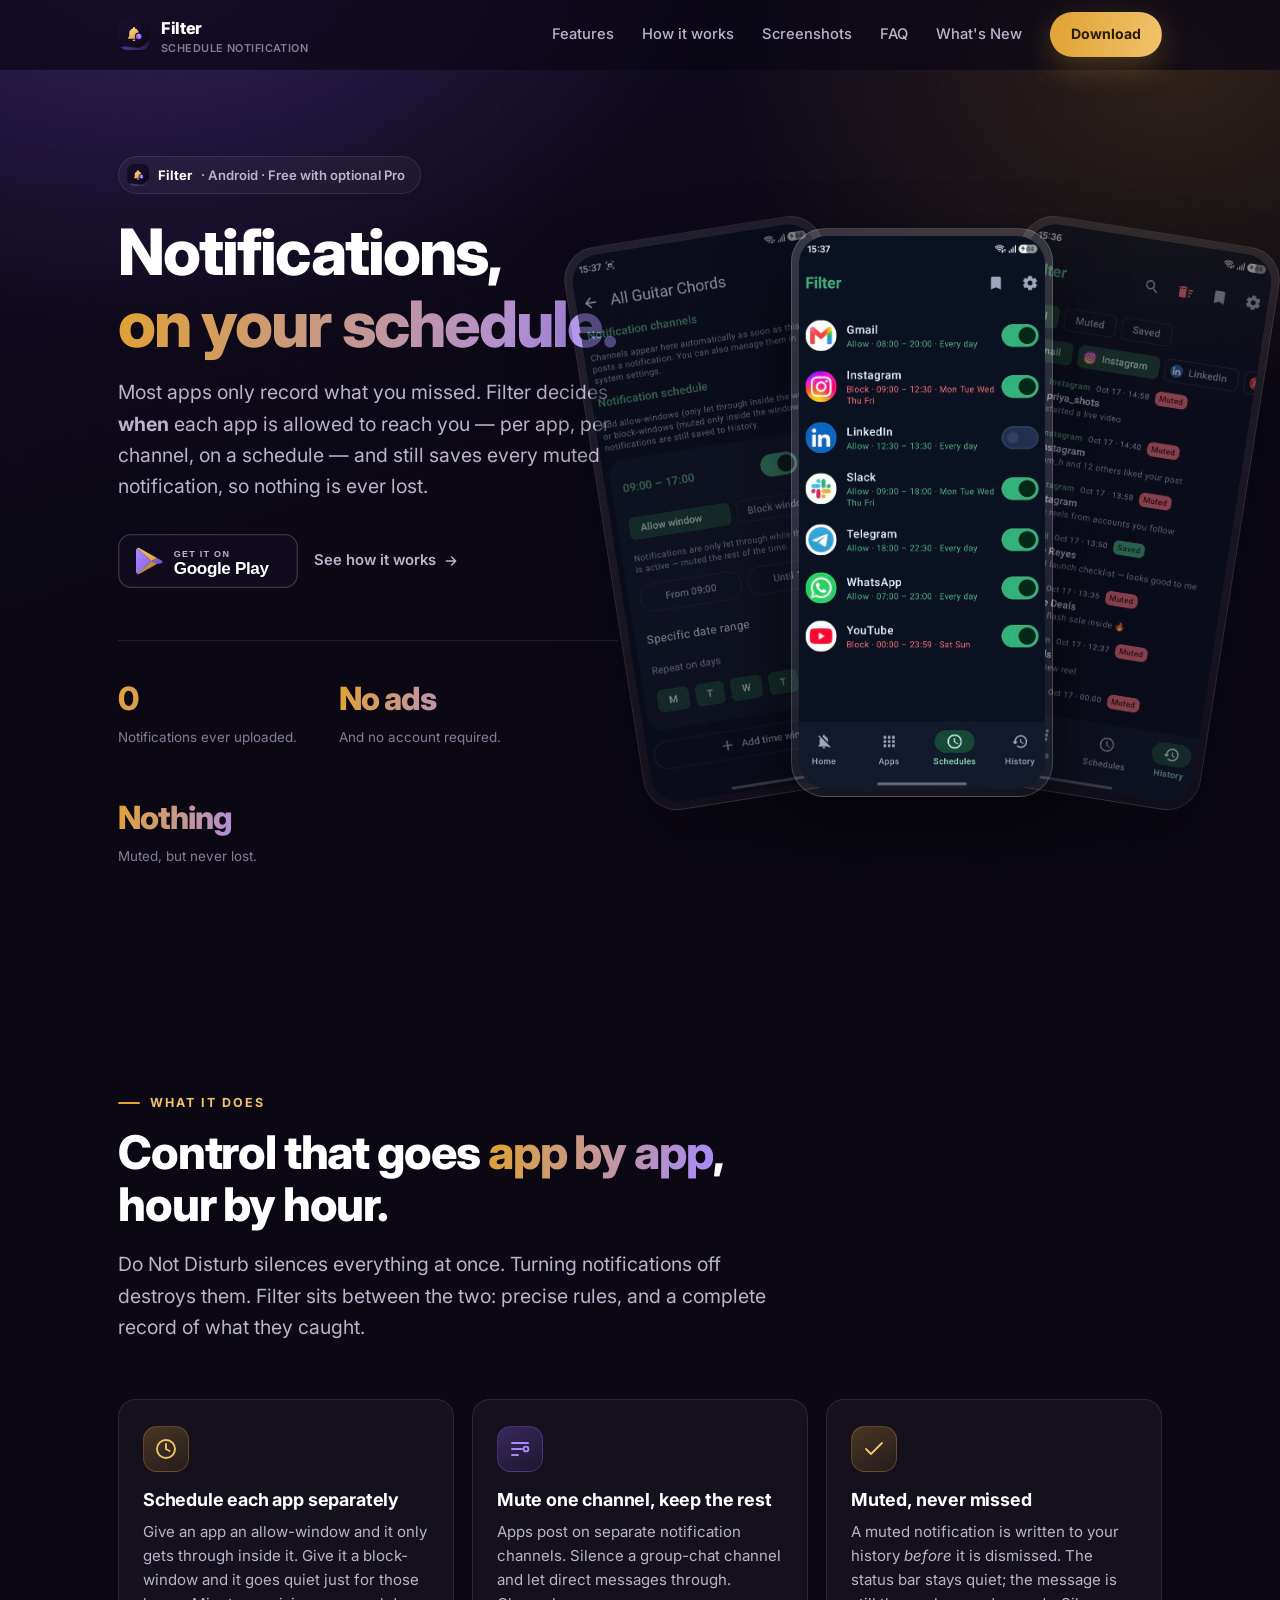
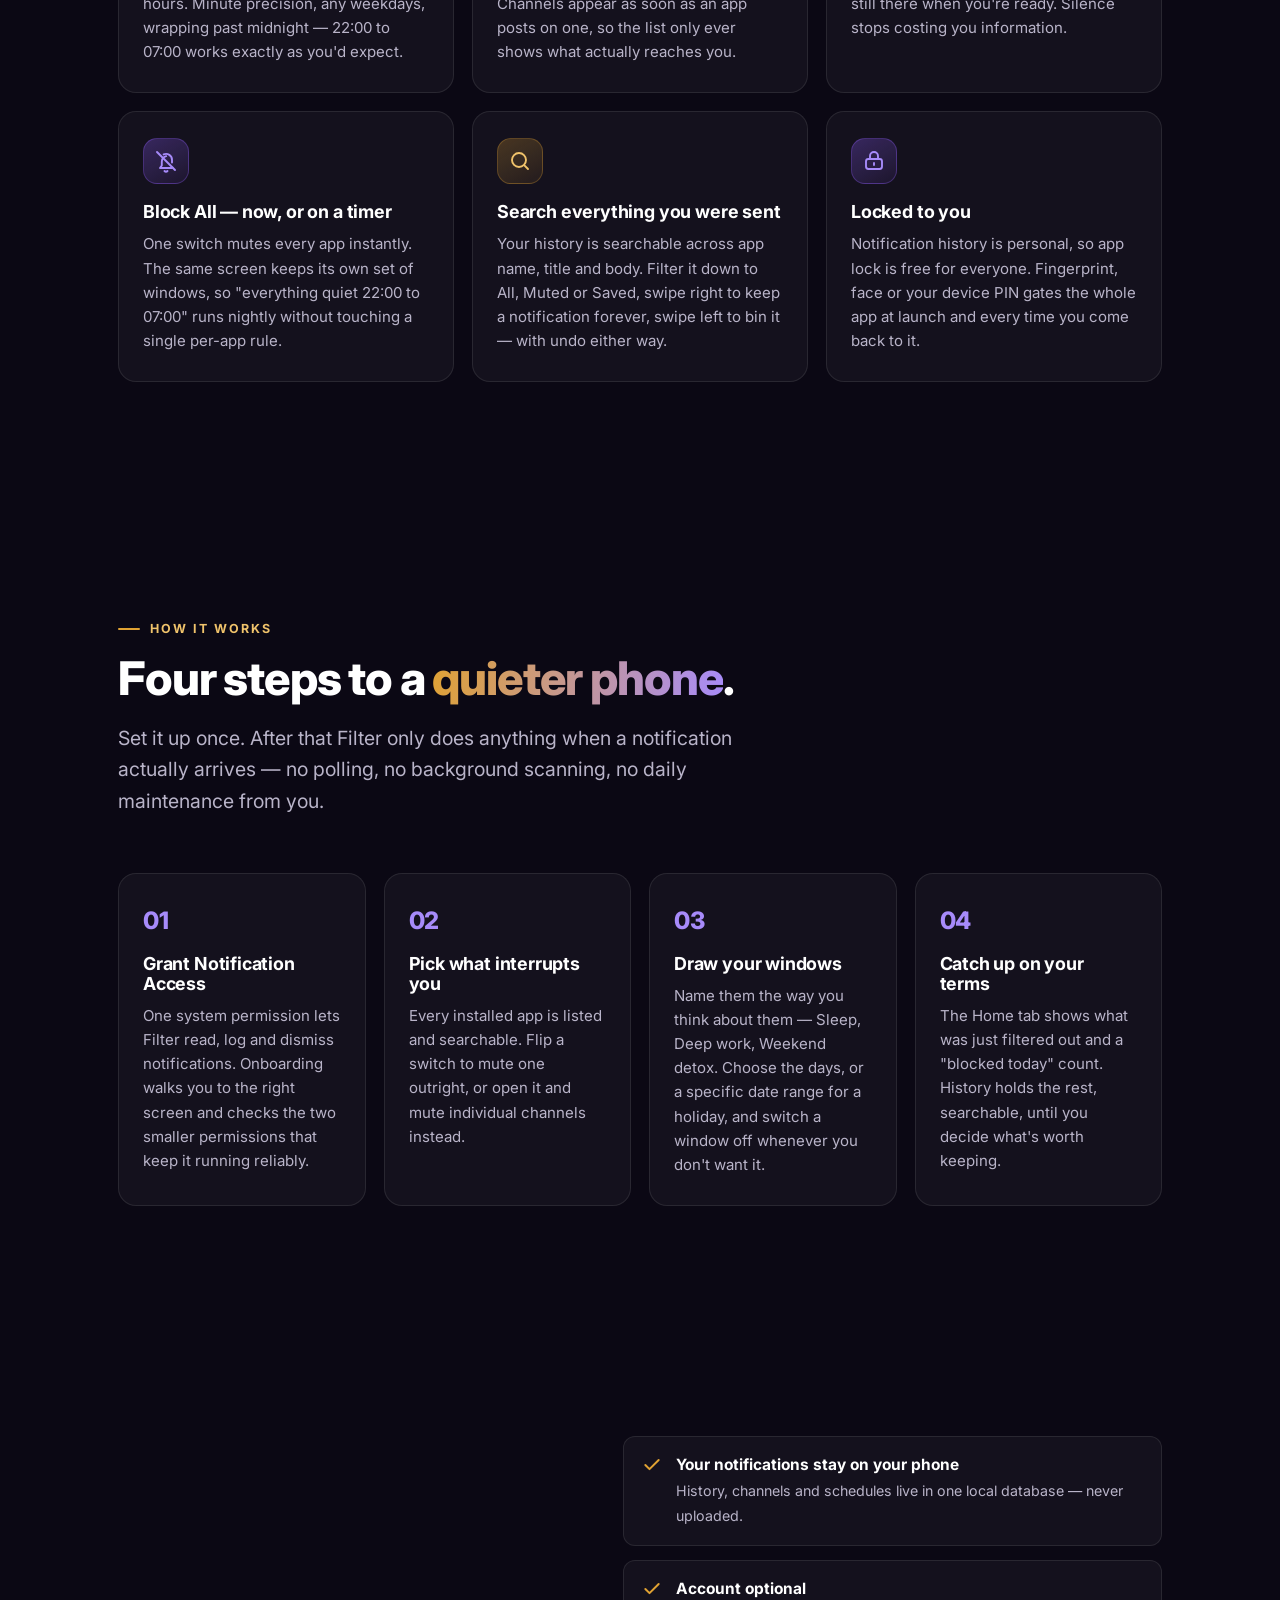
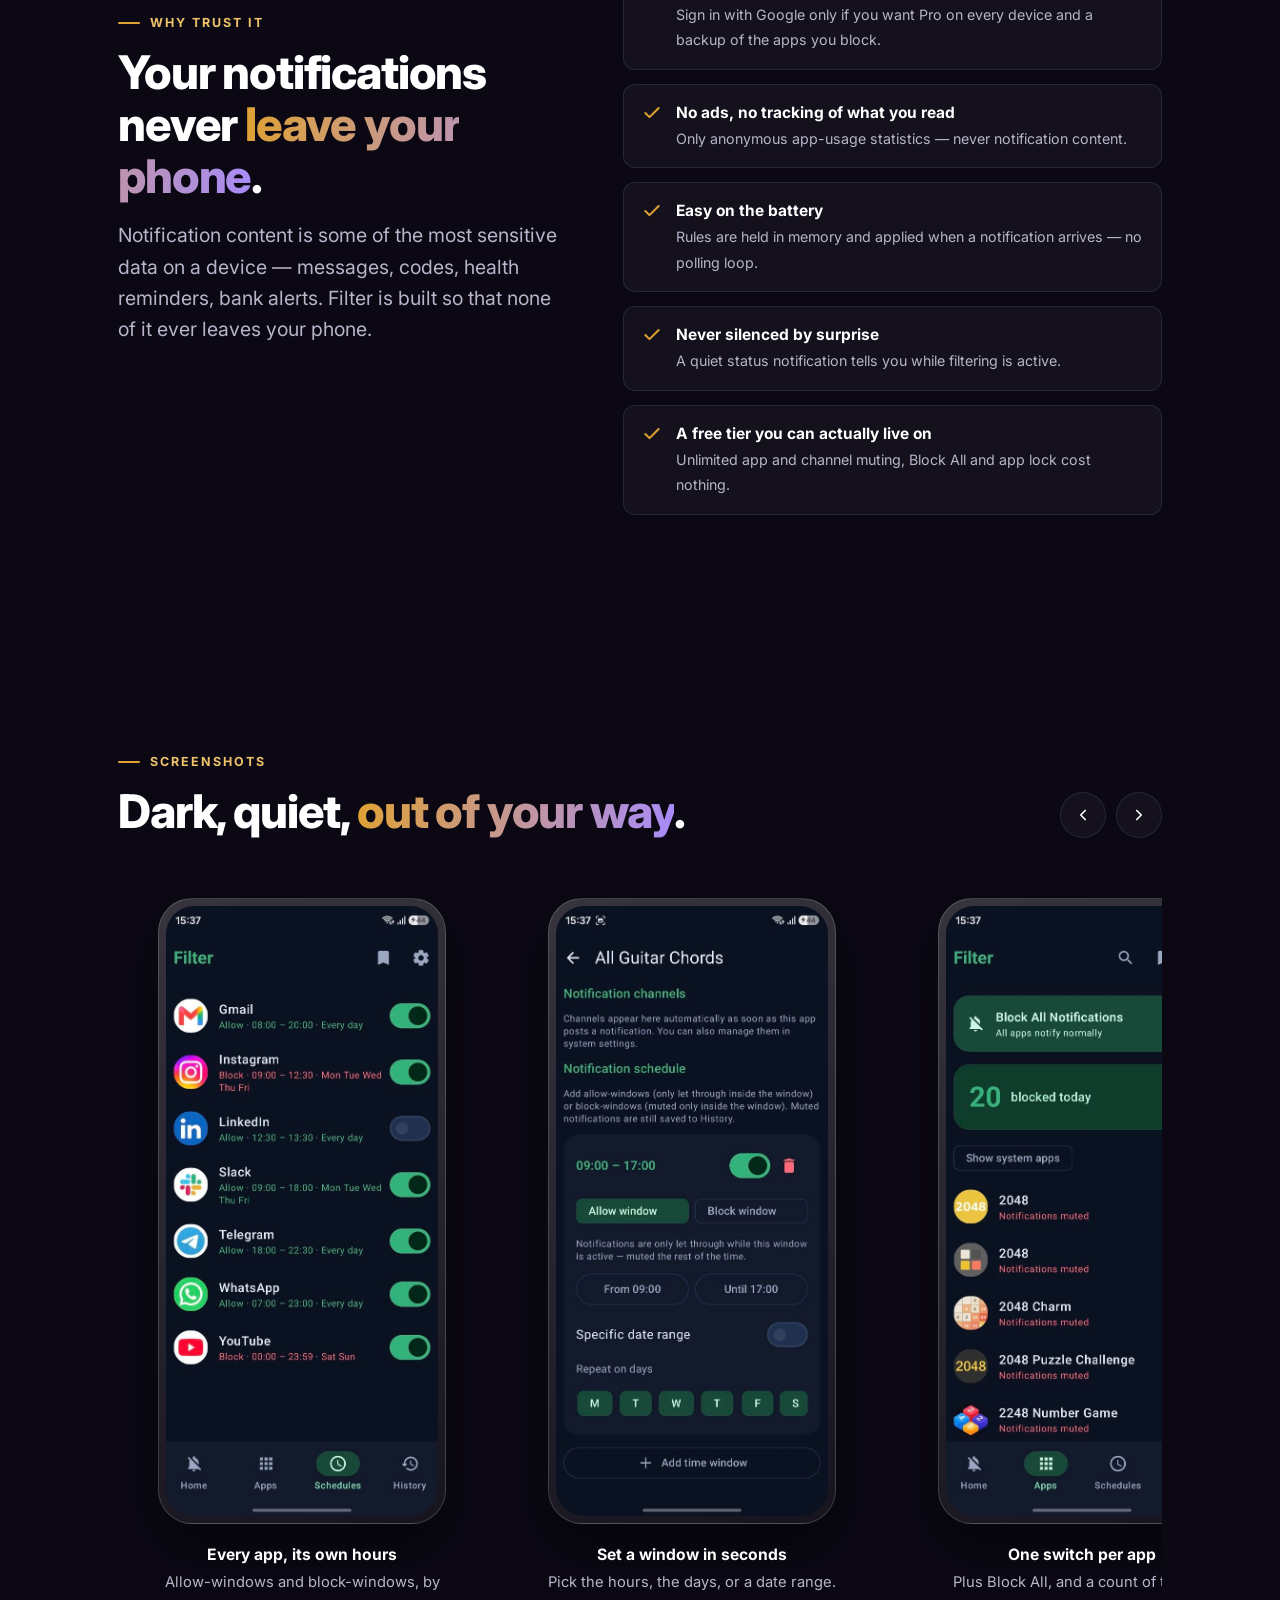
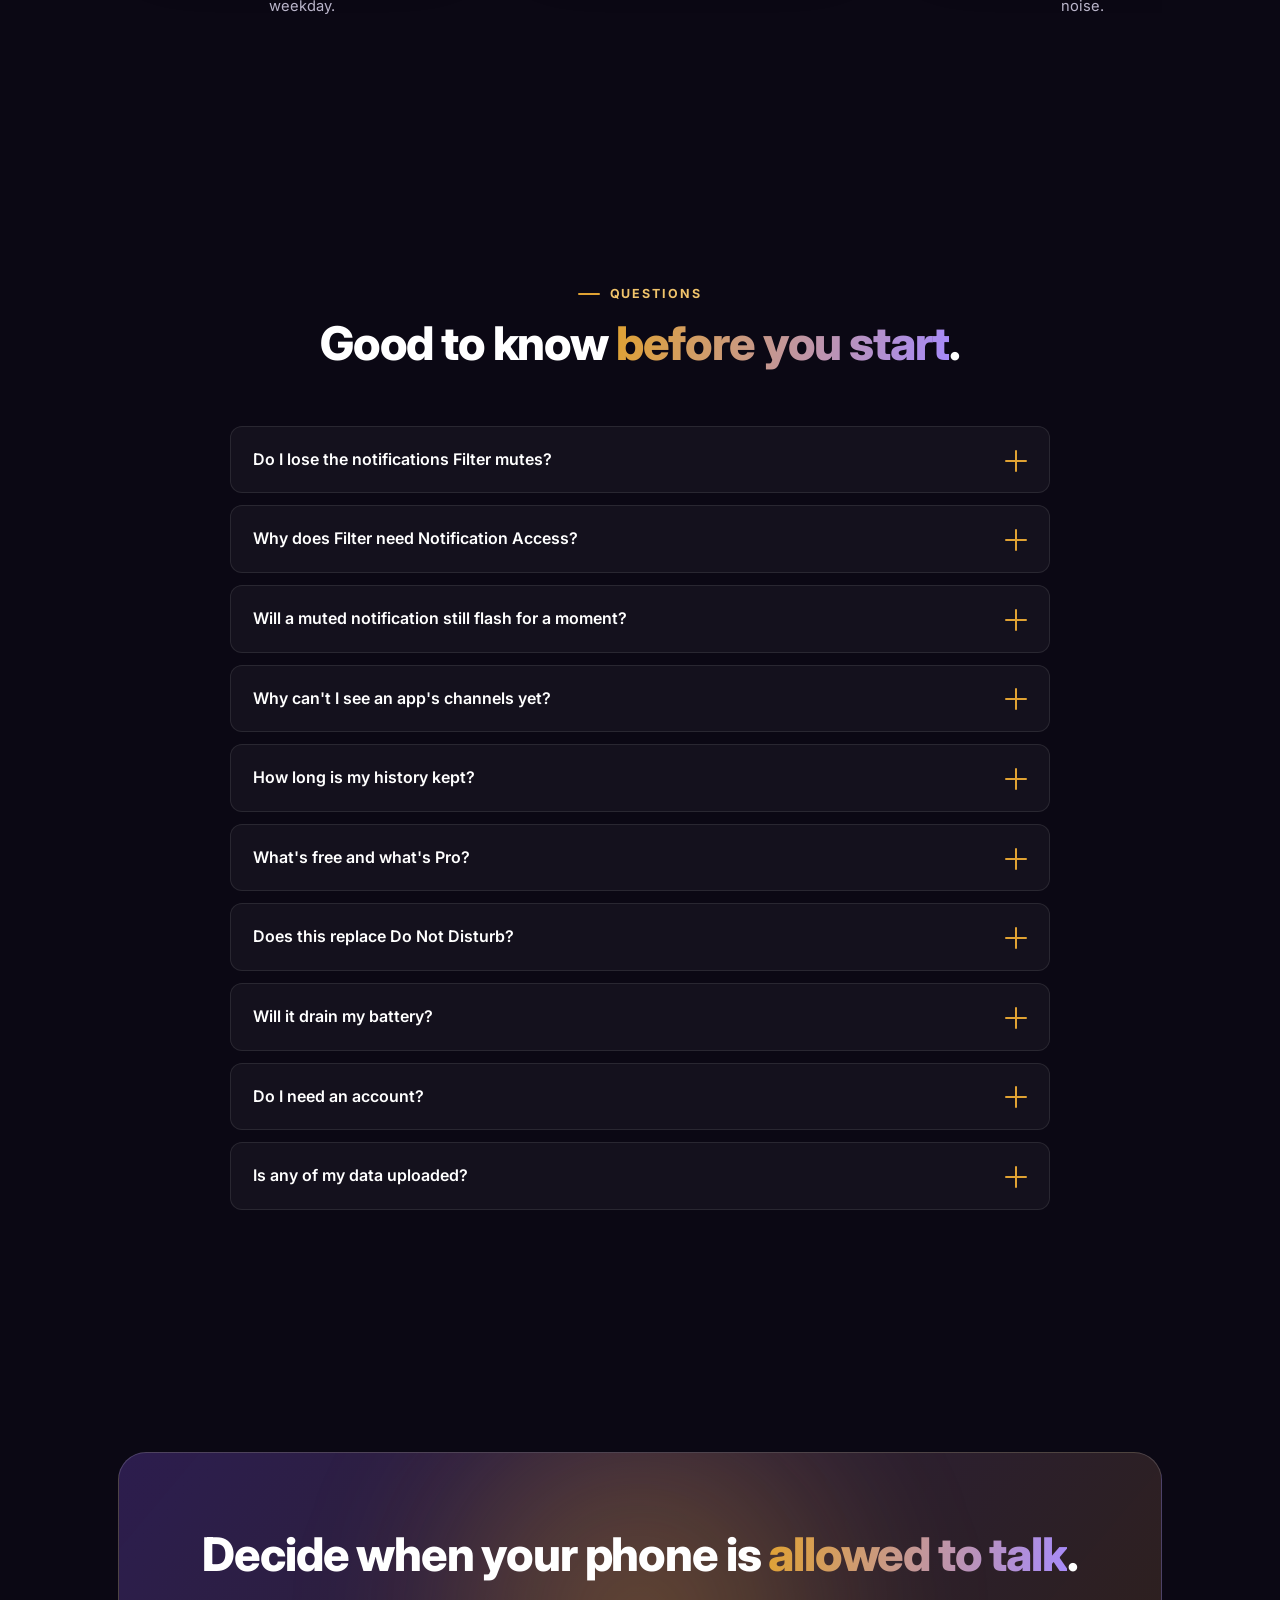
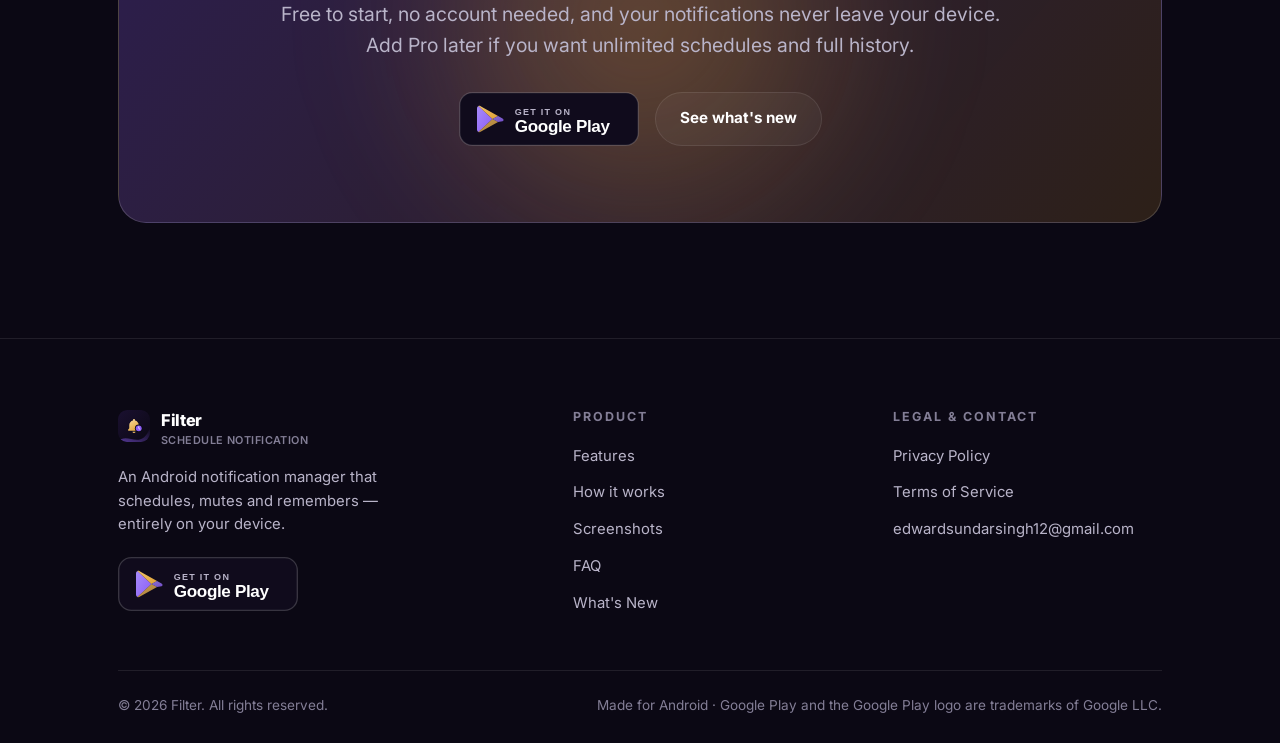
<file: index.html>
<!DOCTYPE html>
<html lang="en">
<head>
<meta charset="utf-8">
<meta name="viewport" content="width=device-width, initial-scale=1">
<title>Filter — Notifications, on your schedule</title>
<meta name="description" content="Filter is an Android notification manager that decides when each app is allowed to reach you — per app, per channel, on a schedule — and saves every muted notification so nothing is ever lost. Notification content stays on your device.">
<meta name="theme-color" content="#0b0814">
<link rel="canonical" href="https://edwardsundarsingh12-maker.github.io/FilterNotifyWeb/">

<meta property="og:type" content="website">
<meta property="og:title" content="Filter — Notifications, on your schedule">
<meta property="og:description" content="Schedule when each app may notify you. Mute a single channel. Read every muted notification later. Notification content never leaves your device.">
<meta property="og:image" content="https://edwardsundarsingh12-maker.github.io/FilterNotifyWeb/assets/01_save.png">
<meta property="og:url" content="https://edwardsundarsingh12-maker.github.io/FilterNotifyWeb/">
<meta name="twitter:card" content="summary_large_image">

<link rel="icon" href="assets/icon.svg" type="image/svg+xml">
<link rel="preconnect" href="https://fonts.googleapis.com">
<link rel="preconnect" href="https://fonts.gstatic.com" crossorigin>
<link href="https://fonts.googleapis.com/css2?family=Inter:wght@400;500;600;700;800&display=swap" rel="stylesheet">
<link rel="stylesheet" href="styles.css">
</head>
<body>

<header class="nav">
  <div class="wrap">
    <a class="brand" href="index.html">
      <img src="assets/icon.svg" alt="">
      <span>Filter<small>SCHEDULE NOTIFICATION</small></span>
    </a>

    <nav class="nav-links" id="nav-links">
      <a href="#features">Features</a>
      <a href="#workflow">How it works</a>
      <a href="#screenshots">Screenshots</a>
      <a href="#faq">FAQ</a>
      <a href="whats-new.html">What's New</a>
      <a class="btn btn-primary nav-cta" href="https://play.google.com/store/apps/details?id=com.filternotify.app">Download</a>
    </nav>

    <button class="nav-toggle" type="button" aria-label="Toggle menu" aria-expanded="false" aria-controls="nav-links">
      <svg width="20" height="20" viewBox="0 0 24 24" fill="none" stroke="currentColor" stroke-width="2" stroke-linecap="round" aria-hidden="true">
        <path d="M3 6h18M3 12h18M3 18h18"/>
      </svg>
    </button>
  </div>
</header>

<main>

  <!-- ============================================================ hero -->
  <section class="hero">
    <div class="wrap">
      <div class="hero-text">
        <span class="app-pill reveal in">
          <img src="assets/icon.svg" alt="">
          <b>Filter</b> · Android · Free with optional Pro
        </span>

        <h1 class="reveal in">Notifications,<br><span class="grad">on your schedule.</span></h1>

        <p class="lead reveal in d1">
          Most apps only record what you missed. Filter decides <b>when</b> each app is allowed to
          reach you — per app, per channel, on a schedule — and still saves every muted notification,
          so nothing is ever lost.
        </p>

        <div class="hero-actions reveal in d2">
          <a class="badge-link" href="https://play.google.com/store/apps/details?id=com.filternotify.app">
            <img src="assets/badge-googleplay.svg" alt="Get Filter on Google Play" width="200" height="60">
          </a>
          <a class="text-link" href="#workflow">
            See how it works
            <svg width="16" height="16" viewBox="0 0 24 24" fill="none" stroke="currentColor" stroke-width="2.2" stroke-linecap="round" stroke-linejoin="round" aria-hidden="true">
              <path d="M5 12h14M13 6l6 6-6 6"/>
            </svg>
          </a>
        </div>

        <div class="stats reveal in d3">
          <div class="stat"><b>0</b><span>Notifications ever uploaded.</span></div>
          <div class="stat"><b>No ads</b><span>And no account required.</span></div>
          <div class="stat"><b>Nothing</b><span>Muted, but never lost.</span></div>
        </div>
      </div>

      <div class="phones reveal in d1">
        <div class="phone behind left">
          <img src="assets/shot-window.jpg" alt="Editing a 09:00 to 17:00 allow window with weekday chips" width="591" height="1280">
        </div>
        <div class="phone behind right">
          <img src="assets/shot-history.jpg" alt="Filter's History tab listing muted and saved notifications from Instagram and Gmail" width="591" height="1280">
        </div>
        <div class="phone front">
          <img src="assets/shot-schedules.jpg" alt="Filter's Schedules tab with allow and block windows for Gmail, Instagram, Slack, WhatsApp and YouTube" width="591" height="1280">
        </div>
      </div>
    </div>
  </section>

  <!-- ======================================================== features -->
  <section id="features">
    <div class="wrap">
      <div class="section-head reveal">
        <p class="eyebrow">What it does</p>
        <h2>Control that goes <span class="grad">app by app</span>, hour by hour.</h2>
        <p class="lead">
          Do Not Disturb silences everything at once. Turning notifications off destroys them.
          Filter sits between the two: precise rules, and a complete record of what they caught.
        </p>
      </div>

      <div class="cards">
        <article class="card reveal">
          <div class="icon">
            <svg width="24" height="24" viewBox="0 0 24 24" fill="none" stroke="currentColor" stroke-width="1.9" stroke-linecap="round" stroke-linejoin="round" aria-hidden="true">
              <circle cx="12" cy="12" r="9"/><path d="M12 7v5l3.5 2"/>
            </svg>
          </div>
          <h3>Schedule each app separately</h3>
          <p>
            Give an app an allow-window and it only gets through inside it. Give it a block-window and
            it goes quiet just for those hours. Minute precision, any weekdays, wrapping past midnight —
            22:00 to 07:00 works exactly as you'd expect.
          </p>
        </article>

        <article class="card reveal d1">
          <div class="icon">
            <svg width="24" height="24" viewBox="0 0 24 24" fill="none" stroke="currentColor" stroke-width="1.9" stroke-linecap="round" stroke-linejoin="round" aria-hidden="true">
              <path d="M4 6h16M4 12h10M4 18h6"/><circle cx="18" cy="12" r="2.4"/>
            </svg>
          </div>
          <h3>Mute one channel, keep the rest</h3>
          <p>
            Apps post on separate notification channels. Silence a group-chat channel and let direct
            messages through. Channels appear as soon as an app posts on one, so the list only ever
            shows what actually reaches you.
          </p>
        </article>

        <article class="card reveal d2">
          <div class="icon">
            <svg width="24" height="24" viewBox="0 0 24 24" fill="none" stroke="currentColor" stroke-width="1.9" stroke-linecap="round" stroke-linejoin="round" aria-hidden="true">
              <path d="M20 6 9 17l-5-5"/>
            </svg>
          </div>
          <h3>Muted, never missed</h3>
          <p>
            A muted notification is written to your history <em>before</em> it is dismissed. The status
            bar stays quiet; the message is still there when you're ready. Silence stops costing you
            information.
          </p>
        </article>

        <article class="card reveal">
          <div class="icon">
            <svg width="24" height="24" viewBox="0 0 24 24" fill="none" stroke="currentColor" stroke-width="1.9" stroke-linecap="round" stroke-linejoin="round" aria-hidden="true">
              <path d="M18.6 18.6A7.9 7.9 0 0 1 18 19H6l1.8-2.5V13a6 6 0 0 1 4.4-5.8"/>
              <path d="M9.6 5.4A6 6 0 0 1 18 11v2.5"/><path d="m3 3 18 18"/><path d="M10.5 22a2 2 0 0 0 3 0"/>
            </svg>
          </div>
          <h3>Block All — now, or on a timer</h3>
          <p>
            One switch mutes every app instantly. The same screen keeps its own set of windows, so
            "everything quiet 22:00 to 07:00" runs nightly without touching a single per-app rule.
          </p>
        </article>

        <article class="card reveal d1">
          <div class="icon">
            <svg width="24" height="24" viewBox="0 0 24 24" fill="none" stroke="currentColor" stroke-width="1.9" stroke-linecap="round" stroke-linejoin="round" aria-hidden="true">
              <circle cx="11" cy="11" r="7"/><path d="m20 20-3.6-3.6"/>
            </svg>
          </div>
          <h3>Search everything you were sent</h3>
          <p>
            Your history is searchable across app name, title and body. Filter it down to All, Muted or
            Saved, swipe right to keep a notification forever, swipe left to bin it — with undo either
            way.
          </p>
        </article>

        <article class="card reveal d2">
          <div class="icon">
            <svg width="24" height="24" viewBox="0 0 24 24" fill="none" stroke="currentColor" stroke-width="1.9" stroke-linecap="round" stroke-linejoin="round" aria-hidden="true">
              <rect x="4" y="10" width="16" height="10" rx="2.4"/><path d="M8 10V7a4 4 0 0 1 8 0v3"/><path d="M12 14v2"/>
            </svg>
          </div>
          <h3>Locked to you</h3>
          <p>
            Notification history is personal, so app lock is free for everyone. Fingerprint, face or
            your device PIN gates the whole app at launch and every time you come back to it.
          </p>
        </article>
      </div>
    </div>
  </section>

  <!-- ======================================================== workflow -->
  <section id="workflow">
    <div class="wrap">
      <div class="section-head reveal">
        <p class="eyebrow">How it works</p>
        <h2>Four steps to a <span class="grad">quieter phone</span>.</h2>
        <p class="lead">
          Set it up once. After that Filter only does anything when a notification actually arrives —
          no polling, no background scanning, no daily maintenance from you.
        </p>
      </div>

      <div class="steps">
        <article class="step reveal">
          <h3>Grant Notification Access</h3>
          <p>
            One system permission lets Filter read, log and dismiss notifications. Onboarding walks you
            to the right screen and checks the two smaller permissions that keep it running reliably.
          </p>
        </article>

        <article class="step reveal d1">
          <h3>Pick what interrupts you</h3>
          <p>
            Every installed app is listed and searchable. Flip a switch to mute one outright, or open it
            and mute individual channels instead.
          </p>
        </article>

        <article class="step reveal d2">
          <h3>Draw your windows</h3>
          <p>
            Name them the way you think about them — Sleep, Deep work, Weekend detox. Choose the days, or
            a specific date range for a holiday, and switch a window off whenever you don't want it.
          </p>
        </article>

        <article class="step reveal d3">
          <h3>Catch up on your terms</h3>
          <p>
            The Home tab shows what was just filtered out and a "blocked today" count. History holds the
            rest, searchable, until you decide what's worth keeping.
          </p>
        </article>
      </div>
    </div>
  </section>

  <!-- ======================================================== benefits -->
  <section class="benefits">
    <div class="wrap">
      <div class="reveal">
        <p class="eyebrow">Why trust it</p>
        <h2>Your notifications never <span class="grad">leave your phone</span>.</h2>
        <p class="lead">
          Notification content is some of the most sensitive data on a device — messages, codes, health
          reminders, bank alerts. Filter is built so that none of it ever leaves your phone.
        </p>
      </div>

      <ul class="checks reveal d1">
        <li class="check">
          <svg width="20" height="20" viewBox="0 0 24 24" fill="none" stroke="currentColor" stroke-width="2.4" stroke-linecap="round" stroke-linejoin="round" aria-hidden="true"><path d="M20 6 9 17l-5-5"/></svg>
          <div><b>Your notifications stay on your phone</b><span>History, channels and schedules live in one local database — never uploaded.</span></div>
        </li>
        <li class="check">
          <svg width="20" height="20" viewBox="0 0 24 24" fill="none" stroke="currentColor" stroke-width="2.4" stroke-linecap="round" stroke-linejoin="round" aria-hidden="true"><path d="M20 6 9 17l-5-5"/></svg>
          <div><b>Account optional</b><span>Sign in with Google only if you want Pro on every device and a backup of the apps you block.</span></div>
        </li>
        <li class="check">
          <svg width="20" height="20" viewBox="0 0 24 24" fill="none" stroke="currentColor" stroke-width="2.4" stroke-linecap="round" stroke-linejoin="round" aria-hidden="true"><path d="M20 6 9 17l-5-5"/></svg>
          <div><b>No ads, no tracking of what you read</b><span>Only anonymous app-usage statistics — never notification content.</span></div>
        </li>
        <li class="check">
          <svg width="20" height="20" viewBox="0 0 24 24" fill="none" stroke="currentColor" stroke-width="2.4" stroke-linecap="round" stroke-linejoin="round" aria-hidden="true"><path d="M20 6 9 17l-5-5"/></svg>
          <div><b>Easy on the battery</b><span>Rules are held in memory and applied when a notification arrives — no polling loop.</span></div>
        </li>
        <li class="check">
          <svg width="20" height="20" viewBox="0 0 24 24" fill="none" stroke="currentColor" stroke-width="2.4" stroke-linecap="round" stroke-linejoin="round" aria-hidden="true"><path d="M20 6 9 17l-5-5"/></svg>
          <div><b>Never silenced by surprise</b><span>A quiet status notification tells you while filtering is active.</span></div>
        </li>
        <li class="check">
          <svg width="20" height="20" viewBox="0 0 24 24" fill="none" stroke="currentColor" stroke-width="2.4" stroke-linecap="round" stroke-linejoin="round" aria-hidden="true"><path d="M20 6 9 17l-5-5"/></svg>
          <div><b>A free tier you can actually live on</b><span>Unlimited app and channel muting, Block All and app lock cost nothing.</span></div>
        </li>
      </ul>
    </div>
  </section>

  <!-- ===================================================== screenshots -->
  <section id="screenshots">
    <div class="wrap">
      <div class="carousel-head reveal">
        <div class="section-head" style="margin-bottom:0">
          <p class="eyebrow">Screenshots</p>
          <h2>Dark, quiet, <span class="grad">out of your way</span>.</h2>
        </div>
        <div class="arrows">
          <button class="arrow" type="button" data-scroll="-1" aria-label="Previous screenshot" aria-controls="rail">
            <svg width="18" height="18" viewBox="0 0 24 24" fill="none" stroke="currentColor" stroke-width="2.2" stroke-linecap="round" stroke-linejoin="round" aria-hidden="true"><path d="M15 18 9 12l6-6"/></svg>
          </button>
          <button class="arrow" type="button" data-scroll="1" aria-label="Next screenshot" aria-controls="rail">
            <svg width="18" height="18" viewBox="0 0 24 24" fill="none" stroke="currentColor" stroke-width="2.2" stroke-linecap="round" stroke-linejoin="round" aria-hidden="true"><path d="m9 6 6 6-6 6"/></svg>
          </button>
        </div>
      </div>

      <div class="rail" id="rail">
        <figure class="shot reveal">
          <div class="phone">
            <img src="assets/shot-schedules.jpg" alt="Schedules tab: Gmail allowed 08:00–20:00, Instagram blocked on weekday mornings, YouTube blocked all weekend" width="591" height="1280" loading="lazy">
          </div>
          <figcaption><b>Every app, its own hours</b>Allow-windows and block-windows, by weekday.</figcaption>
        </figure>

        <figure class="shot reveal d1">
          <div class="phone">
            <img src="assets/shot-window.jpg" alt="Window editor with Allow and Block buttons, From and Until times and weekday chips" width="591" height="1280" loading="lazy">
          </div>
          <figcaption><b>Set a window in seconds</b>Pick the hours, the days, or a date range.</figcaption>
        </figure>

        <figure class="shot reveal d2">
          <div class="phone">
            <img src="assets/shot-apps.jpg" alt="Apps tab with the Block All card, a 20 blocked today counter and one switch per app" width="591" height="1280" loading="lazy">
          </div>
          <figcaption><b>One switch per app</b>Plus Block All, and a count of today's noise.</figcaption>
        </figure>

        <figure class="shot reveal">
          <div class="phone">
            <img src="assets/shot-history.jpg" alt="History tab with Muted and Saved tags and app filter chips for Gmail, Instagram and LinkedIn" width="591" height="1280" loading="lazy">
          </div>
          <figcaption><b>Muted, never lost</b>Every notification Filter caught, ready when you are.</figcaption>
        </figure>

        <figure class="shot reveal d1">
          <div class="phone">
            <img src="assets/app-3.png" alt="Block All screen with a 22:00 to 07:00 block window repeating on every day of the week" width="460" height="1000" loading="lazy">
          </div>
          <figcaption><b>One switch for the whole phone</b>Block everything now, or every night on a timer.</figcaption>
        </figure>

        <figure class="shot reveal d2">
          <div class="phone">
            <img src="assets/shot-search.jpg" alt="History feed with notifications from YouTube Music, Instagram, X, Slack and Uber Eats" width="591" height="1280" loading="lazy">
          </div>
          <figcaption><b>Your whole notification history</b>Filter by app, by muted, or by saved.</figcaption>
        </figure>

        <figure class="shot reveal">
          <div class="phone">
            <img src="assets/shot-settings.jpg" alt="Settings with cloud backup status, Amber accent selected, app icon badge and app lock" width="591" height="1280" loading="lazy">
          </div>
          <figcaption><b>Make it yours</b>Four accent themes, app lock and optional backup.</figcaption>
        </figure>
      </div>
    </div>
  </section>

  <!-- ============================================================= faq -->
  <section id="faq">
    <div class="wrap">
      <div class="section-head reveal" style="margin-inline:auto;text-align:center">
        <p class="eyebrow" style="justify-content:center">Questions</p>
        <h2>Good to know <span class="grad">before you start</span>.</h2>
      </div>

      <div class="faq">
        <details class="reveal">
          <summary>Do I lose the notifications Filter mutes?<span class="plus" aria-hidden="true"></span></summary>
          <p>
            No. Filter writes a notification to your local history first and dismisses it second, so a
            muted notification is always readable afterwards — app, title, body, channel and timestamp
            included. That's the whole point: quiet without loss.
          </p>
        </details>

        <details class="reveal">
          <summary>Why does Filter need Notification Access?<span class="plus" aria-hidden="true"></span></summary>
          <p>
            It's the only Android permission that lets an app see and dismiss notifications, so nothing
            works without it. Granting it is a deliberate, manual step in system settings — and what
            Filter does with it stays entirely on your device.
          </p>
        </details>

        <details class="reveal">
          <summary>Will a muted notification still flash for a moment?<span class="plus" aria-hidden="true"></span></summary>
          <p>
            Sometimes, yes. Android delivers a notification before any app can act on it, so Filter
            cancels it right after it's posted. On some phones it may briefly appear or make a sound
            before it disappears. Every app in this category works this way — we'd rather say so than
            promise otherwise.
          </p>
        </details>

        <details class="reveal">
          <summary>Why can't I see an app's channels yet?<span class="plus" aria-hidden="true"></span></summary>
          <p>
            Android doesn't let one app list another app's notification channels, so Filter learns them
            live: a channel shows up the first time that app posts a notification on it. Give it a day
            of normal use and the list fills itself in.
          </p>
        </details>

        <details class="reveal">
          <summary>How long is my history kept?<span class="plus" aria-hidden="true"></span></summary>
          <p>
            Rows older than 30 days are purged automatically to keep the database small. Anything you
            swipe to save is exempt and stays until you delete it. Settings shows exactly how much space
            history is using and can wipe it in one action.
          </p>
        </details>

        <details class="reveal">
          <summary>What's free and what's Pro?<span class="plus" aria-hidden="true"></span></summary>
          <p>
            Free covers unlimited per-app and per-channel muting, Block All, the Home feed, biometric app
            lock, every accent theme, and two schedule windows. Pro removes the window limit and unlocks
            the full searchable history, plus a cloud backup of the apps you block. It's available monthly, yearly, or as a one-time lifetime
            purchase through Google Play.
          </p>
        </details>

        <details class="reveal">
          <summary>Does this replace Do Not Disturb?<span class="plus" aria-hidden="true"></span></summary>
          <p>
            It does a different job. Do Not Disturb is one global rule for the whole phone; Filter gives
            every app its own hours, keeps a record of what it silenced, and can still be overridden
            instantly with Block All. Many people run both.
          </p>
        </details>

        <details class="reveal">
          <summary>Will it drain my battery?<span class="plus" aria-hidden="true"></span></summary>
          <p>
            It shouldn't. Filter never polls, never scans in the background and never sets alarms — your
            rules are held in memory and checked only when a notification arrives. Do allow it to skip
            battery optimisation, though: aggressive power managers on some phones can stop the listener
            from running.
          </p>
        </details>

        <details class="reveal">
          <summary>Do I need an account?<span class="plus" aria-hidden="true"></span></summary>
          <p>
            No. Every free feature works without signing in. Google sign-in is optional — it links a Pro
            purchase to your Google account so it follows you to other devices and, with Pro, backs up
            the list of apps you've blocked so they're restored on a new phone.
          </p>
        </details>

        <details class="reveal">
          <summary>Is any of my data uploaded?<span class="plus" aria-hidden="true"></span></summary>
          <p>
            Never your notifications. History, channels and schedules stay in a local database on your
            phone. If you choose to sign in with Google and have Pro, the list of apps you've blocked
            is backed up to your account so it comes back on a new phone. The app also sends anonymous
            usage statistics through Firebase Analytics. Details are in the
            <a href="privacy.html">Privacy Policy</a>.
          </p>
        </details>
      </div>
    </div>
  </section>

  <!-- ============================================================= cta -->
  <section>
    <div class="wrap">
      <div class="cta-band reveal">
        <h2>Decide when your phone is <span class="grad">allowed to talk</span>.</h2>
        <p class="lead">
          Free to start, no account needed, and your notifications never leave your device. Add Pro later if you want unlimited
          schedules and full history.
        </p>
        <div class="cta-actions">
          <a class="badge-link" href="https://play.google.com/store/apps/details?id=com.filternotify.app">
            <img src="assets/badge-googleplay.svg" alt="Get Filter on Google Play" width="200" height="60" loading="lazy">
          </a>
          <a class="btn btn-ghost" href="whats-new.html">See what's new</a>
        </div>
      </div>
    </div>
  </section>

</main>

<footer class="footer">
  <div class="wrap">
    <div class="footer-grid">
      <div class="footer-brand">
        <a class="brand" href="index.html">
          <img src="assets/icon.svg" alt="">
          <span>Filter<small>SCHEDULE NOTIFICATION</small></span>
        </a>
        <p class="blurb">
          An Android notification manager that schedules, mutes and remembers — entirely on your device.
        </p>
        <a class="badge-link" href="https://play.google.com/store/apps/details?id=com.filternotify.app">
          <img src="assets/badge-googleplay.svg" alt="Get Filter on Google Play" width="180" height="54" loading="lazy">
        </a>
      </div>

      <div>
        <h4>Product</h4>
        <ul>
          <li><a href="#features">Features</a></li>
          <li><a href="#workflow">How it works</a></li>
          <li><a href="#screenshots">Screenshots</a></li>
          <li><a href="#faq">FAQ</a></li>
          <li><a href="whats-new.html">What's New</a></li>
        </ul>
      </div>

      <div>
        <h4>Legal &amp; contact</h4>
        <ul>
          <li><a href="privacy.html">Privacy Policy</a></li>
          <li><a href="terms.html">Terms of Service</a></li>
          <li><a href="mailto:edwardsundarsingh12@gmail.com">edwardsundarsingh12@gmail.com</a></li>
        </ul>
      </div>
    </div>

    <div class="footer-bottom">
      <span>&copy; <span data-year>2026</span> Filter. All rights reserved.</span>
      <span>Made for Android · Google Play and the Google Play logo are trademarks of Google LLC.</span>
    </div>
  </div>
</footer>

<script src="app.js"></script>
</body>
</html>
</file>
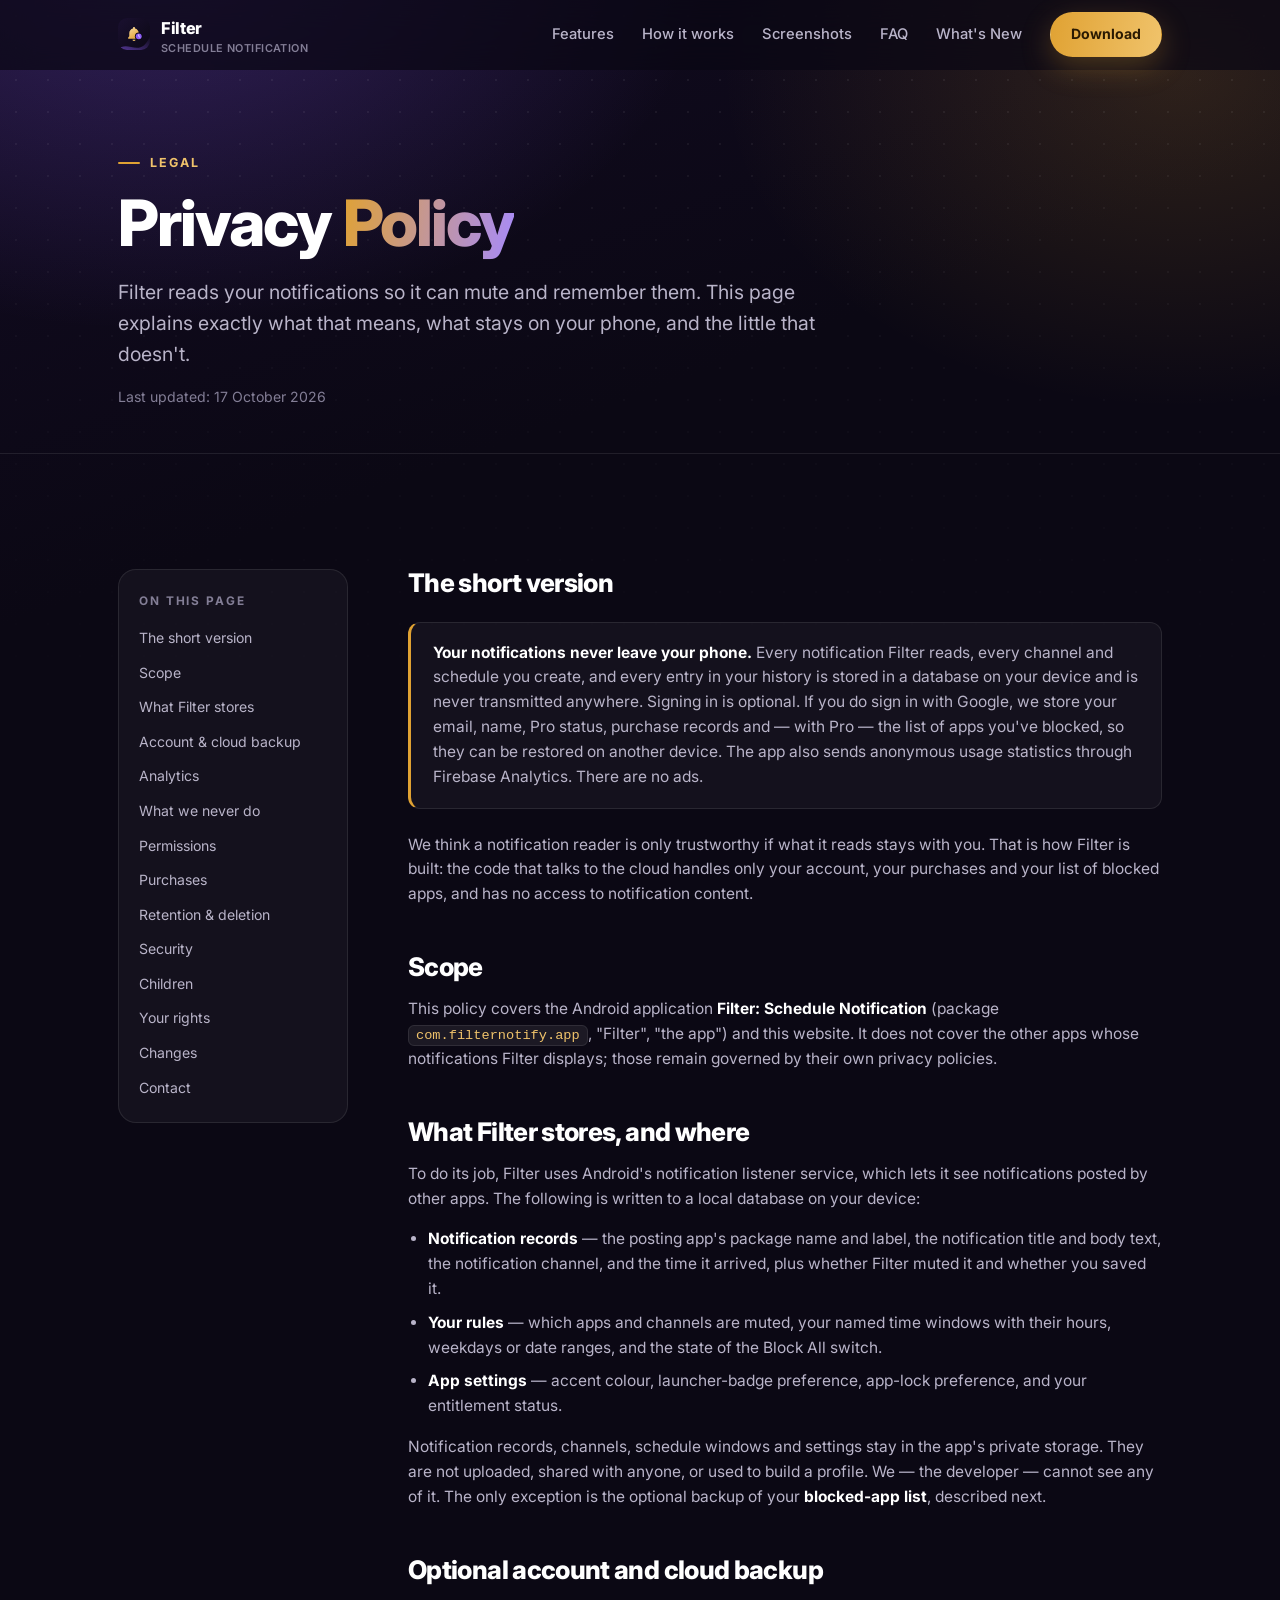
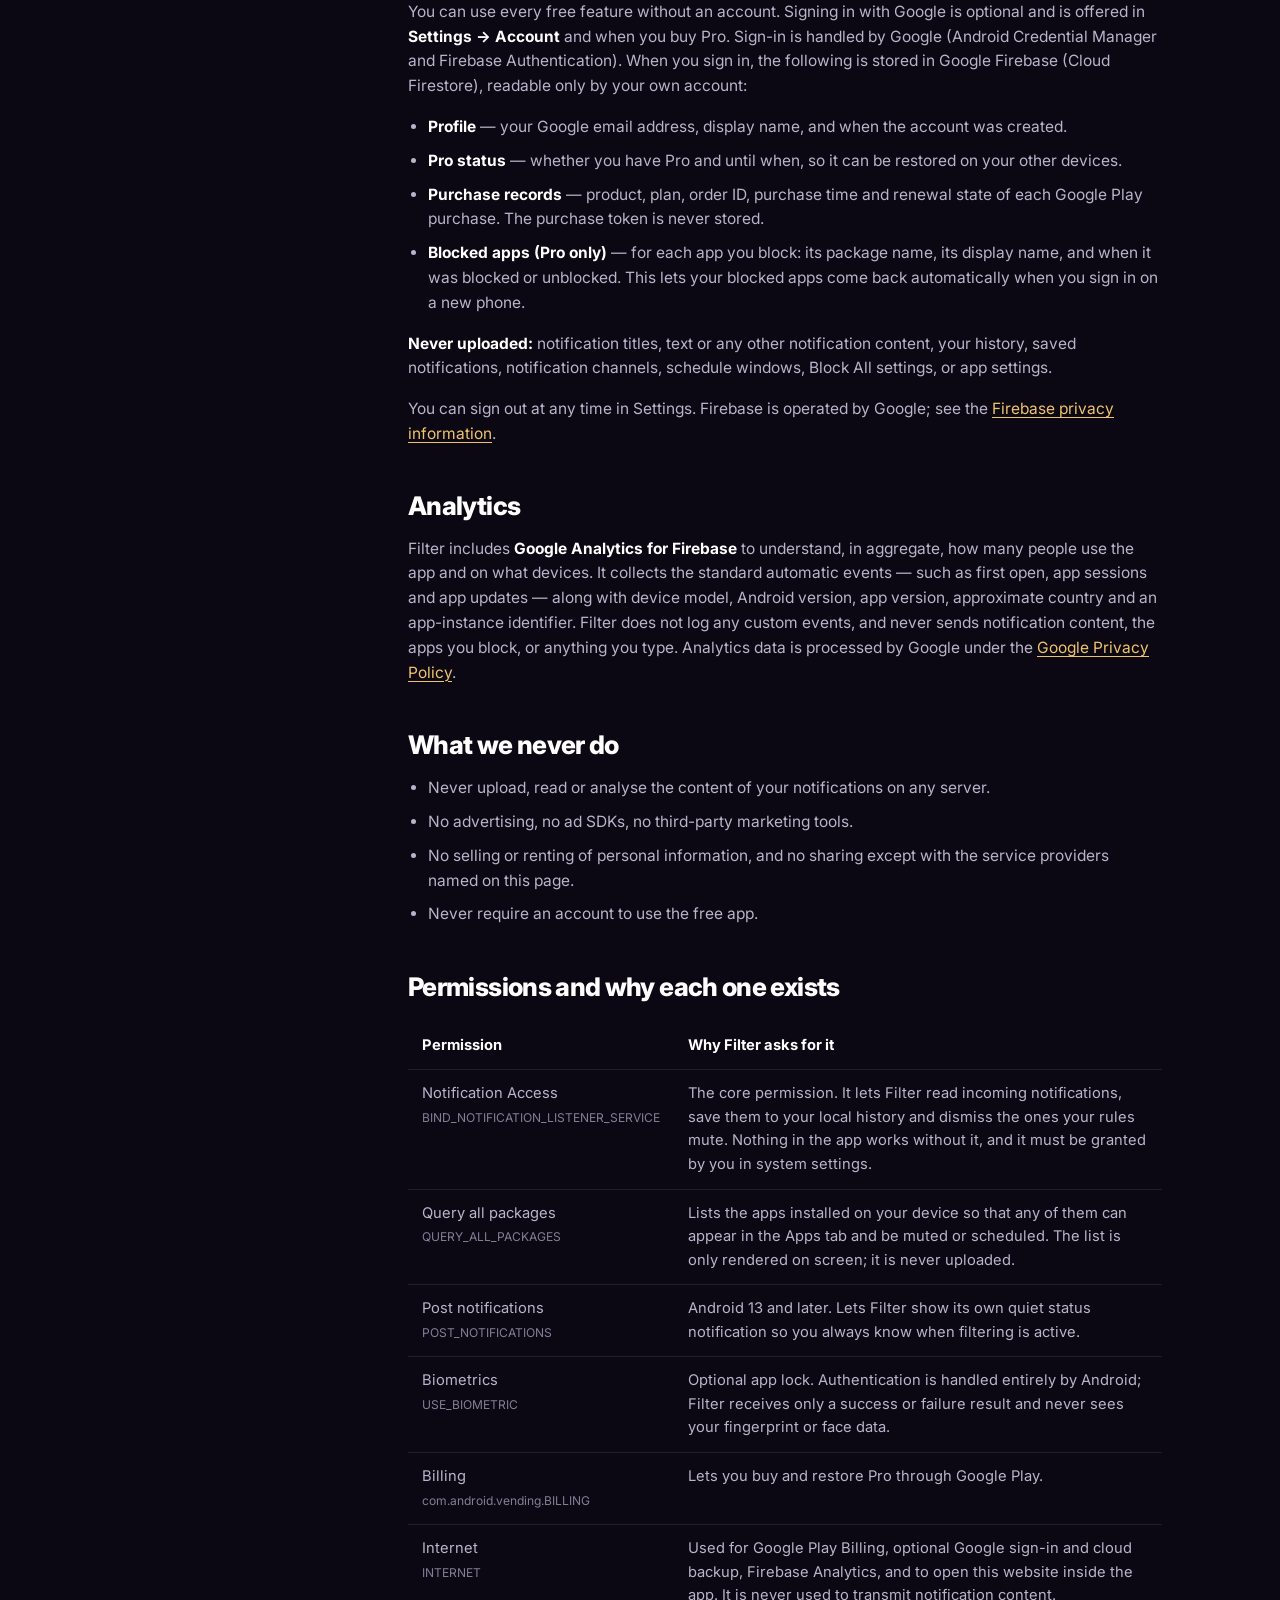
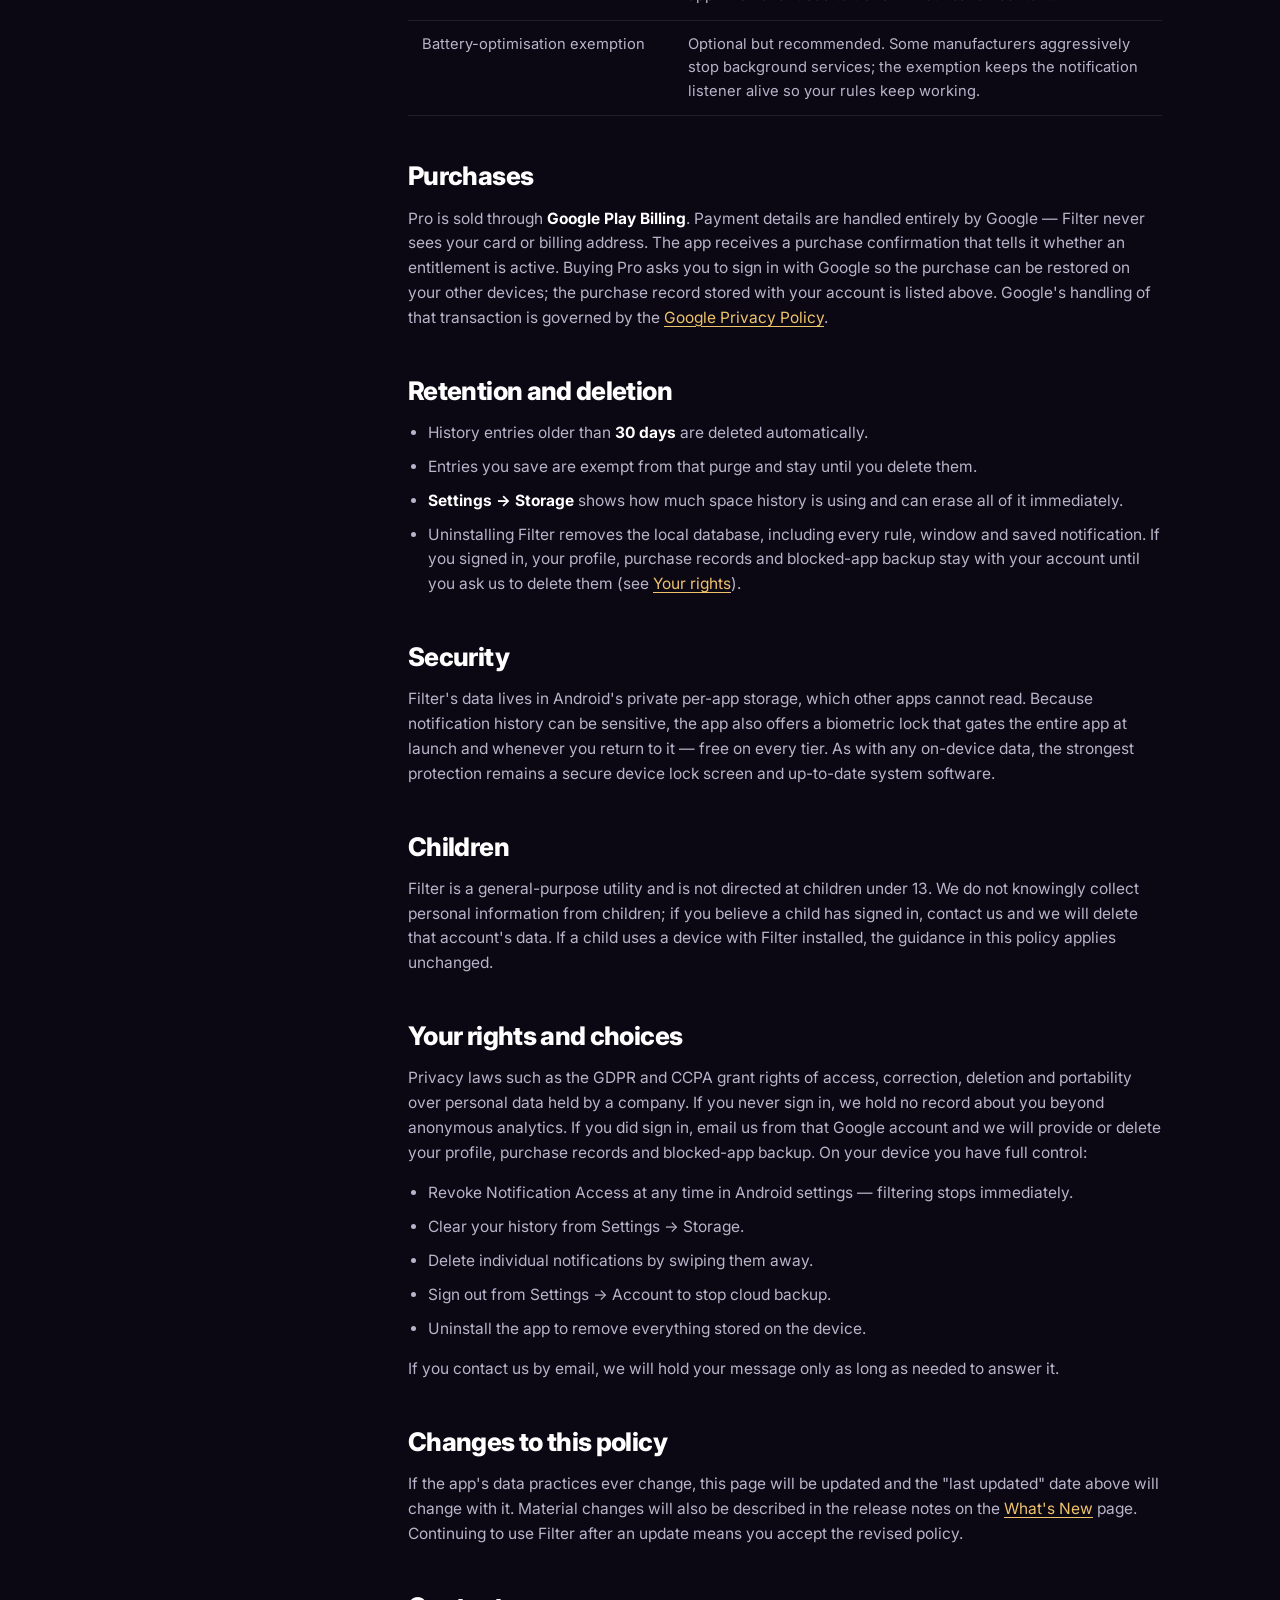
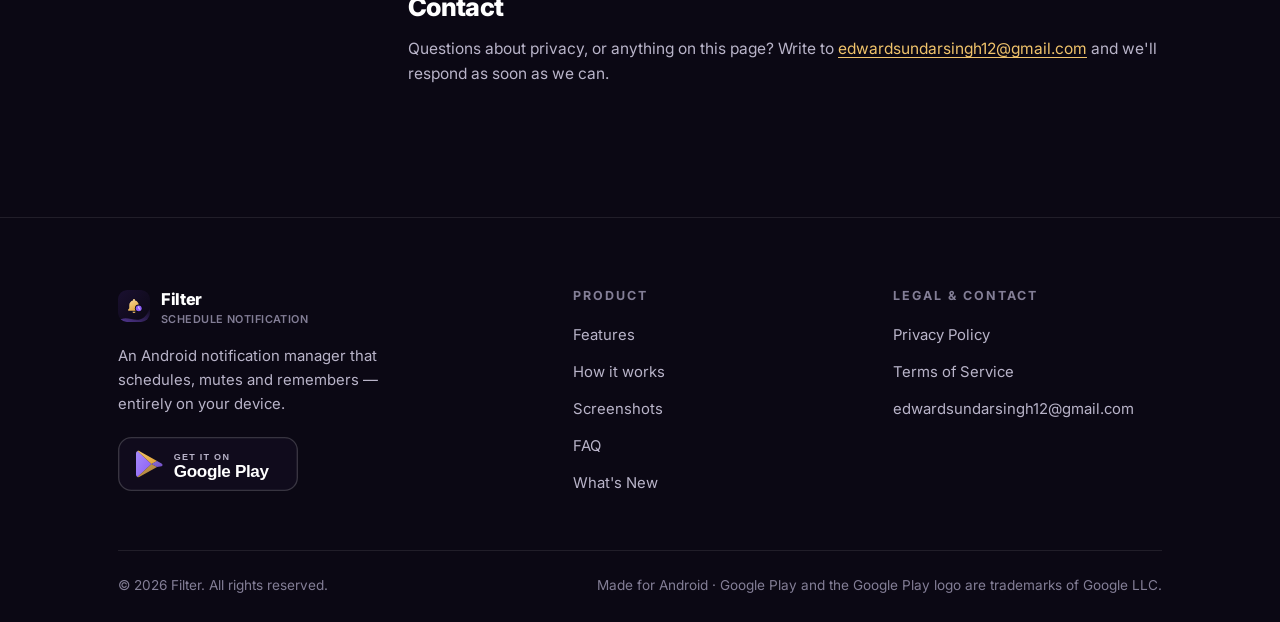
<file: privacy.html>
<!DOCTYPE html>
<html lang="en">
<head>
<meta charset="utf-8">
<meta name="viewport" content="width=device-width, initial-scale=1">
<title>Privacy Policy — Filter</title>
<meta name="description" content="Filter's privacy policy. Notification content never leaves your device. Sign-in is optional, there are no ads, and the only data that leaves your phone is described here.">
<meta name="theme-color" content="#0b0814">
<link rel="canonical" href="https://edwardsundarsingh12-maker.github.io/FilterNotifyWeb/privacy.html">

<meta property="og:type" content="website">
<meta property="og:title" content="Privacy Policy — Filter">
<meta property="og:description" content="Notification content never leaves your device. Sign-in is optional and there are no ads.">
<meta property="og:image" content="https://edwardsundarsingh12-maker.github.io/FilterNotifyWeb/assets/01_save.png">
<meta property="og:url" content="https://edwardsundarsingh12-maker.github.io/FilterNotifyWeb/privacy.html">
<meta name="twitter:card" content="summary_large_image">

<link rel="icon" href="assets/icon.svg" type="image/svg+xml">
<link rel="preconnect" href="https://fonts.googleapis.com">
<link rel="preconnect" href="https://fonts.gstatic.com" crossorigin>
<link href="https://fonts.googleapis.com/css2?family=Inter:wght@400;500;600;700;800&display=swap" rel="stylesheet">
<link rel="stylesheet" href="styles.css">
</head>
<body>

<header class="nav">
  <div class="wrap">
    <a class="brand" href="index.html">
      <img src="assets/icon.svg" alt="">
      <span>Filter<small>SCHEDULE NOTIFICATION</small></span>
    </a>

    <nav class="nav-links" id="nav-links">
      <a href="index.html#features">Features</a>
      <a href="index.html#workflow">How it works</a>
      <a href="index.html#screenshots">Screenshots</a>
      <a href="index.html#faq">FAQ</a>
      <a href="whats-new.html">What's New</a>
      <a class="btn btn-primary nav-cta" href="https://play.google.com/store/apps/details?id=com.filternotify.app">Download</a>
    </nav>

    <button class="nav-toggle" type="button" aria-label="Toggle menu" aria-expanded="false" aria-controls="nav-links">
      <svg width="20" height="20" viewBox="0 0 24 24" fill="none" stroke="currentColor" stroke-width="2" stroke-linecap="round" aria-hidden="true">
        <path d="M3 6h18M3 12h18M3 18h18"/>
      </svg>
    </button>
  </div>
</header>

<main>
  <section class="page-head">
    <div class="wrap">
      <p class="eyebrow">Legal</p>
      <h1>Privacy <span class="grad">Policy</span></h1>
      <p class="lead">
        Filter reads your notifications so it can mute and remember them. This page explains exactly
        what that means, what stays on your phone, and the little that doesn't.
      </p>
      <p class="updated">Last updated: 17 October 2026</p>
    </div>
  </section>

  <section class="legal">
    <div class="wrap">
      <aside class="toc">
        <h4>On this page</h4>
        <ul>
          <li><a href="#summary">The short version</a></li>
          <li><a href="#scope">Scope</a></li>
          <li><a href="#ondevice">What Filter stores</a></li>
          <li><a href="#account">Account &amp; cloud backup</a></li>
          <li><a href="#analytics">Analytics</a></li>
          <li><a href="#never">What we never do</a></li>
          <li><a href="#permissions">Permissions</a></li>
          <li><a href="#billing">Purchases</a></li>
          <li><a href="#retention">Retention &amp; deletion</a></li>
          <li><a href="#security">Security</a></li>
          <li><a href="#children">Children</a></li>
          <li><a href="#rights">Your rights</a></li>
          <li><a href="#changes">Changes</a></li>
          <li><a href="#contact">Contact</a></li>
        </ul>
      </aside>

      <div class="prose">
        <h2 id="summary">The short version</h2>
        <div class="callout">
          <p>
            <b>Your notifications never leave your phone.</b> Every notification Filter reads, every
            channel and schedule you create, and every entry in your history is stored in a database on
            your device and is never transmitted anywhere. Signing in is optional. If you do sign in
            with Google, we store your email, name, Pro status, purchase records and &mdash; with Pro &mdash;
            the list of apps you've blocked, so they can be restored on another device. The app also
            sends anonymous usage statistics through Firebase Analytics. There are no ads.
          </p>
        </div>
        <p>
          We think a notification reader is only trustworthy if what it reads stays with you. That is
          how Filter is built: the code that talks to the cloud handles only your account, your
          purchases and your list of blocked apps, and has no access to notification content.
        </p>

        <h2 id="scope">Scope</h2>
        <p>
          This policy covers the Android application <b>Filter: Schedule Notification</b>
          (package <code>com.filternotify.app</code>, "Filter", "the app") and this website. It does not
          cover the other apps whose notifications Filter displays; those remain governed by their own
          privacy policies.
        </p>

        <h2 id="ondevice">What Filter stores, and where</h2>
        <p>
          To do its job, Filter uses Android's notification listener service, which lets it see
          notifications posted by other apps. The following is written to a local database on your
          device:
        </p>
        <ul>
          <li>
            <b>Notification records</b> — the posting app's package name and label, the notification
            title and body text, the notification channel, and the time it arrived, plus whether Filter
            muted it and whether you saved it.
          </li>
          <li>
            <b>Your rules</b> — which apps and channels are muted, your named time windows with their
            hours, weekdays or date ranges, and the state of the Block All switch.
          </li>
          <li>
            <b>App settings</b> — accent colour, launcher-badge preference, app-lock preference, and
            your entitlement status.
          </li>
        </ul>
        <p>
          Notification records, channels, schedule windows and settings stay in the app's private
          storage. They are not uploaded, shared with anyone, or used to build a profile. We — the
          developer — cannot see any of it. The only exception is the optional backup of your
          <b>blocked-app list</b>, described next.
        </p>

        <h2 id="account">Optional account and cloud backup</h2>
        <p>
          You can use every free feature without an account. Signing in with Google is optional and is
          offered in <b>Settings → Account</b> and when you buy Pro. Sign-in is handled by Google
          (Android Credential Manager and Firebase Authentication). When you sign in, the following is
          stored in Google Firebase (Cloud Firestore), readable only by your own account:
        </p>
        <ul>
          <li><b>Profile</b> — your Google email address, display name, and when the account was created.</li>
          <li>
            <b>Pro status</b> — whether you have Pro and until when, so it can be restored on your other
            devices.
          </li>
          <li>
            <b>Purchase records</b> — product, plan, order ID, purchase time and renewal state of each
            Google Play purchase. The purchase token is never stored.
          </li>
          <li>
            <b>Blocked apps (Pro only)</b> — for each app you block: its package name, its display name,
            and when it was blocked or unblocked. This lets your blocked apps come back automatically
            when you sign in on a new phone.
          </li>
        </ul>
        <p>
          <b>Never uploaded:</b> notification titles, text or any other notification content, your
          history, saved notifications, notification channels, schedule windows, Block All settings,
          or app settings.
        </p>
        <p>
          You can sign out at any time in Settings. Firebase is operated by Google; see the
          <a href="https://firebase.google.com/support/privacy" rel="noopener noreferrer" target="_blank">Firebase privacy information</a>.
        </p>

        <h2 id="analytics">Analytics</h2>
        <p>
          Filter includes <b>Google Analytics for Firebase</b> to understand, in aggregate, how many people
          use the app and on what devices. It collects the standard automatic events — such as first
          open, app sessions and app updates — along with device model, Android version, app version,
          approximate country and an app-instance identifier. Filter does not log any custom events, and
          never sends notification content, the apps you block, or anything you type. Analytics data
          is processed by Google under the
          <a href="https://policies.google.com/privacy" rel="noopener noreferrer" target="_blank">Google Privacy Policy</a>.
        </p>

        <h2 id="never">What we never do</h2>
        <ul>
          <li>Never upload, read or analyse the content of your notifications on any server.</li>
          <li>No advertising, no ad SDKs, no third-party marketing tools.</li>
          <li>No selling or renting of personal information, and no sharing except with the service providers named on this page.</li>
          <li>Never require an account to use the free app.</li>
        </ul>

        <h2 id="permissions">Permissions and why each one exists</h2>
        <div class="table-wrap">
          <table>
            <thead>
              <tr><th>Permission</th><th>Why Filter asks for it</th></tr>
            </thead>
            <tbody>
              <tr>
                <td>Notification Access<br><small>BIND_NOTIFICATION_LISTENER_SERVICE</small></td>
                <td>
                  The core permission. It lets Filter read incoming notifications, save them to your
                  local history and dismiss the ones your rules mute. Nothing in the app works without
                  it, and it must be granted by you in system settings.
                </td>
              </tr>
              <tr>
                <td>Query all packages<br><small>QUERY_ALL_PACKAGES</small></td>
                <td>
                  Lists the apps installed on your device so that any of them can appear in the Apps tab
                  and be muted or scheduled. The list is only rendered on screen; it is never uploaded.
                </td>
              </tr>
              <tr>
                <td>Post notifications<br><small>POST_NOTIFICATIONS</small></td>
                <td>
                  Android 13 and later. Lets Filter show its own quiet status notification so you always
                  know when filtering is active.
                </td>
              </tr>
              <tr>
                <td>Biometrics<br><small>USE_BIOMETRIC</small></td>
                <td>
                  Optional app lock. Authentication is handled entirely by Android; Filter receives only
                  a success or failure result and never sees your fingerprint or face data.
                </td>
              </tr>
              <tr>
                <td>Billing<br><small>com.android.vending.BILLING</small></td>
                <td>Lets you buy and restore Pro through Google Play.</td>
              </tr>
              <tr>
                <td>Internet<br><small>INTERNET</small></td>
                <td>
                  Used for Google Play Billing, optional Google sign-in and cloud backup, Firebase
                  Analytics, and to open this website inside the app. It is never used to transmit
                  notification content.
                </td>
              </tr>
              <tr>
                <td>Battery-optimisation exemption</td>
                <td>
                  Optional but recommended. Some manufacturers aggressively stop background services;
                  the exemption keeps the notification listener alive so your rules keep working.
                </td>
              </tr>
            </tbody>
          </table>
        </div>

        <h2 id="billing">Purchases</h2>
        <p>
          Pro is sold through <b>Google Play Billing</b>. Payment details are handled entirely by Google
          — Filter never sees your card or billing address. The app receives a purchase confirmation
          that tells it whether an entitlement is active. Buying Pro asks you to sign in with Google
          so the purchase can be restored on your other devices; the purchase record stored with your
          account is listed above. Google's handling of that transaction is governed by the
          <a href="https://policies.google.com/privacy" rel="noopener noreferrer" target="_blank">Google Privacy Policy</a>.
        </p>

        <h2 id="retention">Retention and deletion</h2>
        <ul>
          <li>History entries older than <b>30 days</b> are deleted automatically.</li>
          <li>Entries you save are exempt from that purge and stay until you delete them.</li>
          <li>
            <b>Settings → Storage</b> shows how much space history is using and can erase all of it
            immediately.
          </li>
          <li>
            Uninstalling Filter removes the local database, including every rule, window and saved
            notification. If you signed in, your profile, purchase records and blocked-app backup stay
            with your account until you ask us to delete them (see <a href="#rights">Your rights</a>).
          </li>
        </ul>

        <h2 id="security">Security</h2>
        <p>
          Filter's data lives in Android's private per-app storage, which other apps cannot read.
          Because notification history can be sensitive, the app also offers a biometric lock that gates
          the entire app at launch and whenever you return to it — free on every tier. As with any
          on-device data, the strongest protection remains a secure device lock screen and up-to-date
          system software.
        </p>

        <h2 id="children">Children</h2>
        <p>
          Filter is a general-purpose utility and is not directed at children under 13. We do not
          knowingly collect personal information from children; if you believe a child has signed in,
          contact us and we will delete that account's data. If a child uses a
          device with Filter installed, the guidance in this policy applies unchanged.
        </p>

        <h2 id="rights">Your rights and choices</h2>
        <p>
          Privacy laws such as the GDPR and CCPA grant rights of access, correction, deletion and
          portability over personal data held by a company. If you never sign in, we hold no record
          about you beyond anonymous analytics. If you did sign in, email us from that Google account
          and we will provide or delete your profile, purchase records and blocked-app backup. On your
          device you have full control:
        </p>
        <ul>
          <li>Revoke Notification Access at any time in Android settings — filtering stops immediately.</li>
          <li>Clear your history from Settings → Storage.</li>
          <li>Delete individual notifications by swiping them away.</li>
          <li>Sign out from Settings → Account to stop cloud backup.</li>
          <li>Uninstall the app to remove everything stored on the device.</li>
        </ul>
        <p>
          If you contact us by email, we will hold your message only as long as needed to answer it.
        </p>

        <h2 id="changes">Changes to this policy</h2>
        <p>
          If the app's data practices ever change, this page will be updated and the "last updated" date
          above will change with it. Material changes will also be described in the release notes on the
          <a href="whats-new.html">What's New</a> page. Continuing to use Filter after an update means
          you accept the revised policy.
        </p>

        <h2 id="contact">Contact</h2>
        <p>
          Questions about privacy, or anything on this page? Write to
          <a href="mailto:edwardsundarsingh12@gmail.com">edwardsundarsingh12@gmail.com</a> and we'll
          respond as soon as we can.
        </p>
      </div>
    </div>
  </section>
</main>

<footer class="footer">
  <div class="wrap">
    <div class="footer-grid">
      <div class="footer-brand">
        <a class="brand" href="index.html">
          <img src="assets/icon.svg" alt="">
          <span>Filter<small>SCHEDULE NOTIFICATION</small></span>
        </a>
        <p class="blurb">
          An Android notification manager that schedules, mutes and remembers — entirely on your device.
        </p>
        <a class="badge-link" href="https://play.google.com/store/apps/details?id=com.filternotify.app">
          <img src="assets/badge-googleplay.svg" alt="Get Filter on Google Play" width="180" height="54" loading="lazy">
        </a>
      </div>

      <div>
        <h4>Product</h4>
        <ul>
          <li><a href="index.html#features">Features</a></li>
          <li><a href="index.html#workflow">How it works</a></li>
          <li><a href="index.html#screenshots">Screenshots</a></li>
          <li><a href="index.html#faq">FAQ</a></li>
          <li><a href="whats-new.html">What's New</a></li>
        </ul>
      </div>

      <div>
        <h4>Legal &amp; contact</h4>
        <ul>
          <li><a href="privacy.html">Privacy Policy</a></li>
          <li><a href="terms.html">Terms of Service</a></li>
          <li><a href="mailto:edwardsundarsingh12@gmail.com">edwardsundarsingh12@gmail.com</a></li>
        </ul>
      </div>
    </div>

    <div class="footer-bottom">
      <span>&copy; <span data-year>2026</span> Filter. All rights reserved.</span>
      <span>Made for Android · Google Play and the Google Play logo are trademarks of Google LLC.</span>
    </div>
  </div>
</footer>

<script src="app.js"></script>
</body>
</html>
</file>
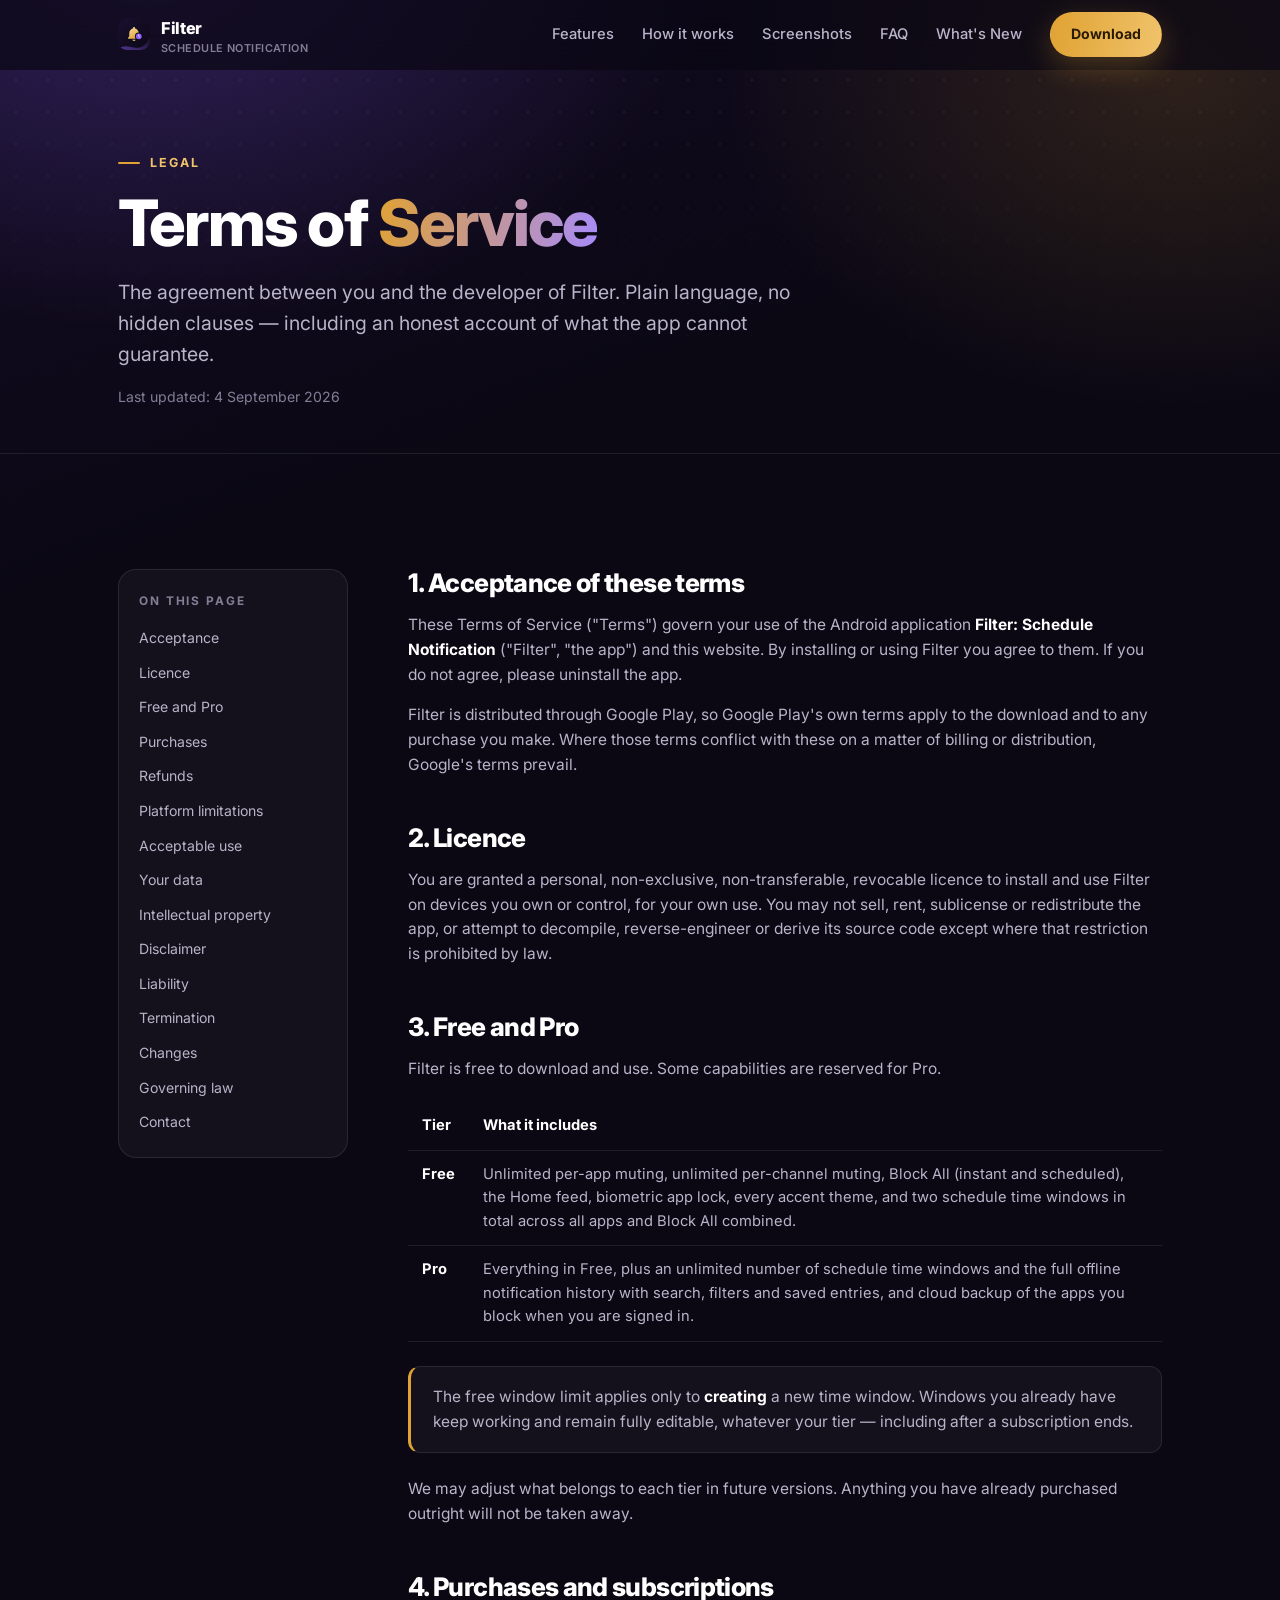
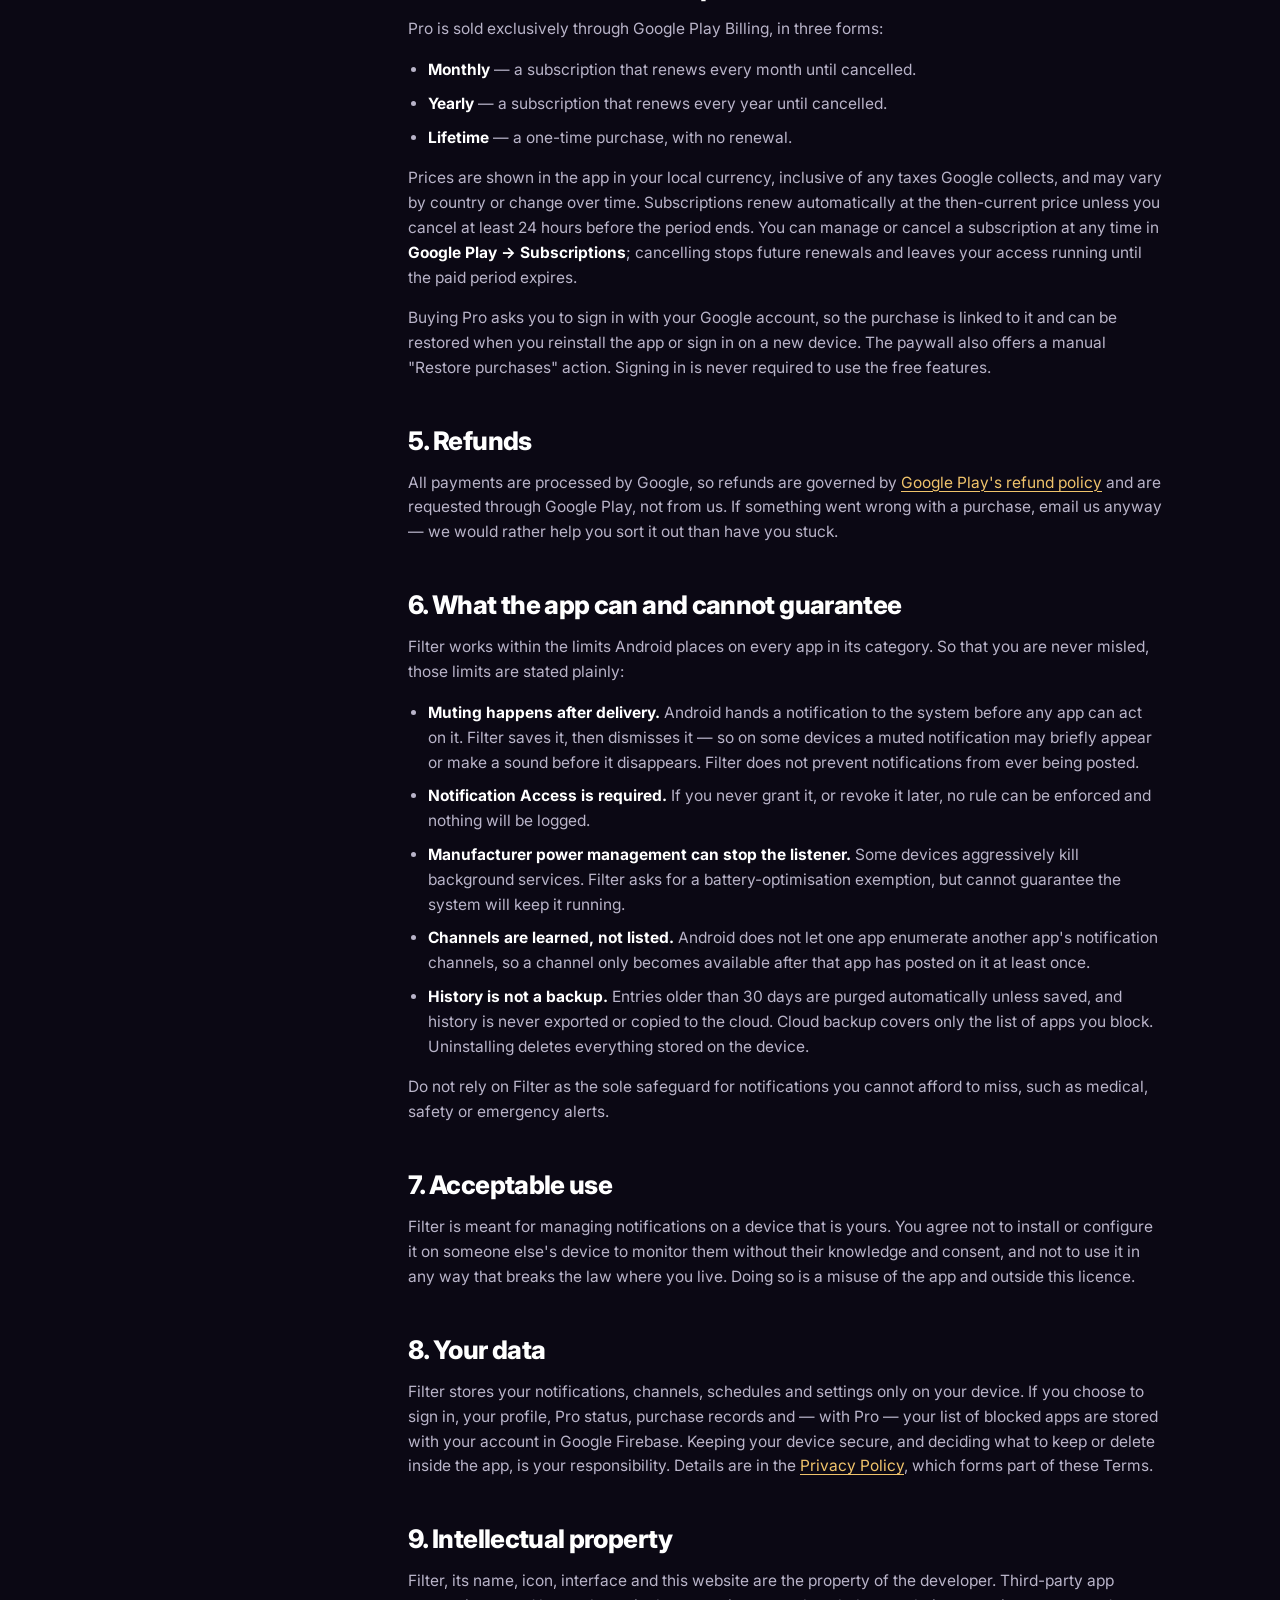
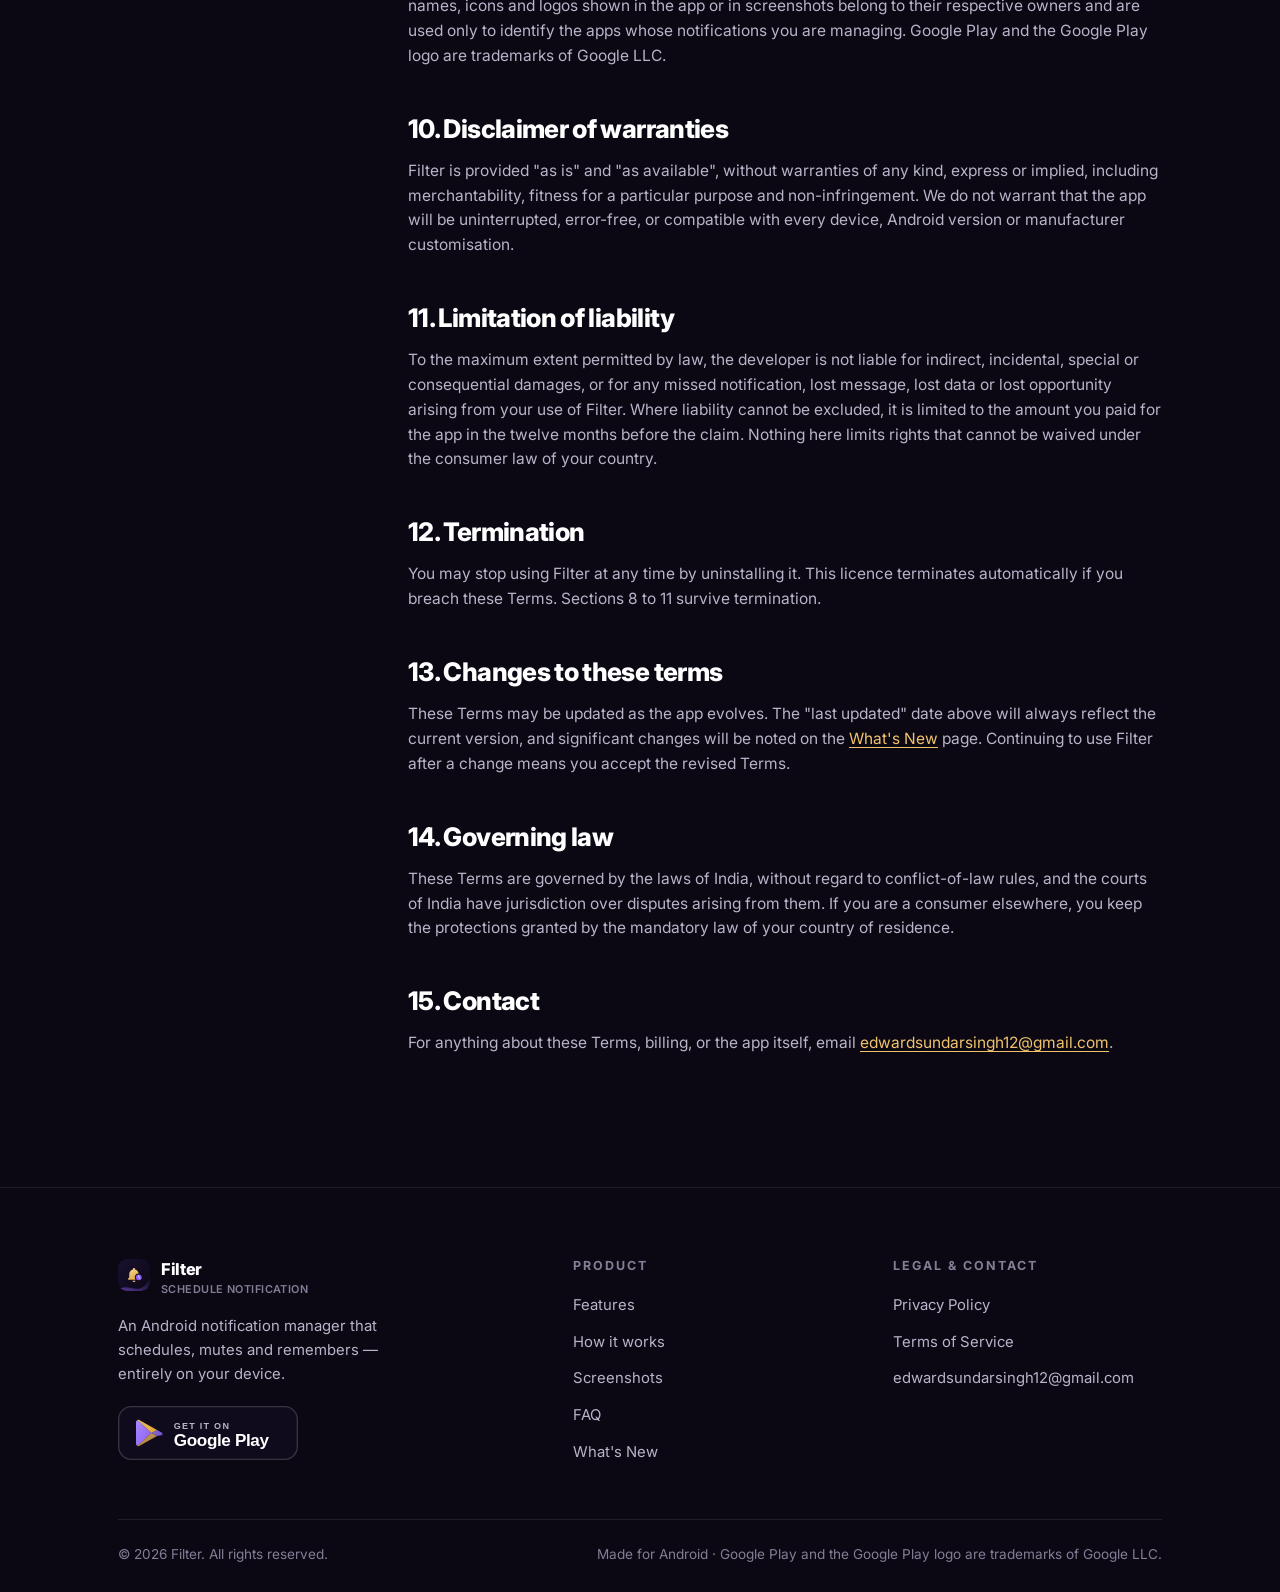
<file: terms.html>
<!DOCTYPE html>
<html lang="en">
<head>
<meta charset="utf-8">
<meta name="viewport" content="width=device-width, initial-scale=1">
<title>Terms of Service — Filter</title>
<meta name="description" content="The terms that govern your use of Filter: licence, free and Pro tiers, Google Play purchases and subscriptions, honest platform limitations, and liability.">
<meta name="theme-color" content="#0b0814">
<link rel="canonical" href="https://edwardsundarsingh12-maker.github.io/FilterNotifyWeb/terms.html">

<meta property="og:type" content="website">
<meta property="og:title" content="Terms of Service — Filter">
<meta property="og:description" content="Licence, free and Pro tiers, Google Play purchases, platform limitations and liability for the Filter Android app.">
<meta property="og:image" content="https://edwardsundarsingh12-maker.github.io/FilterNotifyWeb/assets/01_save.png">
<meta property="og:url" content="https://edwardsundarsingh12-maker.github.io/FilterNotifyWeb/terms.html">
<meta name="twitter:card" content="summary_large_image">

<link rel="icon" href="assets/icon.svg" type="image/svg+xml">
<link rel="preconnect" href="https://fonts.googleapis.com">
<link rel="preconnect" href="https://fonts.gstatic.com" crossorigin>
<link href="https://fonts.googleapis.com/css2?family=Inter:wght@400;500;600;700;800&display=swap" rel="stylesheet">
<link rel="stylesheet" href="styles.css">
</head>
<body>

<header class="nav">
  <div class="wrap">
    <a class="brand" href="index.html">
      <img src="assets/icon.svg" alt="">
      <span>Filter<small>SCHEDULE NOTIFICATION</small></span>
    </a>

    <nav class="nav-links" id="nav-links">
      <a href="index.html#features">Features</a>
      <a href="index.html#workflow">How it works</a>
      <a href="index.html#screenshots">Screenshots</a>
      <a href="index.html#faq">FAQ</a>
      <a href="whats-new.html">What's New</a>
      <a class="btn btn-primary nav-cta" href="https://play.google.com/store/apps/details?id=com.filternotify.app">Download</a>
    </nav>

    <button class="nav-toggle" type="button" aria-label="Toggle menu" aria-expanded="false" aria-controls="nav-links">
      <svg width="20" height="20" viewBox="0 0 24 24" fill="none" stroke="currentColor" stroke-width="2" stroke-linecap="round" aria-hidden="true">
        <path d="M3 6h18M3 12h18M3 18h18"/>
      </svg>
    </button>
  </div>
</header>

<main>
  <section class="page-head">
    <div class="wrap">
      <p class="eyebrow">Legal</p>
      <h1>Terms of <span class="grad">Service</span></h1>
      <p class="lead">
        The agreement between you and the developer of Filter. Plain language, no hidden clauses —
        including an honest account of what the app cannot guarantee.
      </p>
      <p class="updated">Last updated: 4 September 2026</p>
    </div>
  </section>

  <section class="legal">
    <div class="wrap">
      <aside class="toc">
        <h4>On this page</h4>
        <ul>
          <li><a href="#acceptance">Acceptance</a></li>
          <li><a href="#licence">Licence</a></li>
          <li><a href="#tiers">Free and Pro</a></li>
          <li><a href="#purchases">Purchases</a></li>
          <li><a href="#refunds">Refunds</a></li>
          <li><a href="#limitations">Platform limitations</a></li>
          <li><a href="#conduct">Acceptable use</a></li>
          <li><a href="#data">Your data</a></li>
          <li><a href="#ip">Intellectual property</a></li>
          <li><a href="#warranty">Disclaimer</a></li>
          <li><a href="#liability">Liability</a></li>
          <li><a href="#termination">Termination</a></li>
          <li><a href="#changes">Changes</a></li>
          <li><a href="#law">Governing law</a></li>
          <li><a href="#contact">Contact</a></li>
        </ul>
      </aside>

      <div class="prose">
        <h2 id="acceptance">1. Acceptance of these terms</h2>
        <p>
          These Terms of Service ("Terms") govern your use of the Android application
          <b>Filter: Schedule Notification</b> ("Filter", "the app") and this website. By installing or
          using Filter you agree to them. If you do not agree, please uninstall the app.
        </p>
        <p>
          Filter is distributed through Google Play, so Google Play's own terms apply to the download
          and to any purchase you make. Where those terms conflict with these on a matter of billing or
          distribution, Google's terms prevail.
        </p>

        <h2 id="licence">2. Licence</h2>
        <p>
          You are granted a personal, non-exclusive, non-transferable, revocable licence to install and
          use Filter on devices you own or control, for your own use. You may not sell, rent, sublicense
          or redistribute the app, or attempt to decompile, reverse-engineer or derive its source code
          except where that restriction is prohibited by law.
        </p>

        <h2 id="tiers">3. Free and Pro</h2>
        <p>Filter is free to download and use. Some capabilities are reserved for Pro.</p>
        <div class="table-wrap">
          <table>
            <thead>
              <tr><th>Tier</th><th>What it includes</th></tr>
            </thead>
            <tbody>
              <tr>
                <td><b>Free</b></td>
                <td>
                  Unlimited per-app muting, unlimited per-channel muting, Block All (instant and
                  scheduled), the Home feed, biometric app lock, every accent theme, and two schedule
                  time windows in total across all apps and Block All combined.
                </td>
              </tr>
              <tr>
                <td><b>Pro</b></td>
                <td>
                  Everything in Free, plus an unlimited number of schedule time windows and the full
                  offline notification history with search, filters and saved entries, and cloud
                  backup of the apps you block when you are signed in.
                </td>
              </tr>
            </tbody>
          </table>
        </div>
        <div class="callout">
          <p>
            The free window limit applies only to <b>creating</b> a new time window. Windows you already
            have keep working and remain fully editable, whatever your tier — including after a
            subscription ends.
          </p>
        </div>
        <p>
          We may adjust what belongs to each tier in future versions. Anything you have already
          purchased outright will not be taken away.
        </p>

        <h2 id="purchases">4. Purchases and subscriptions</h2>
        <p>Pro is sold exclusively through Google Play Billing, in three forms:</p>
        <ul>
          <li><b>Monthly</b> — a subscription that renews every month until cancelled.</li>
          <li><b>Yearly</b> — a subscription that renews every year until cancelled.</li>
          <li><b>Lifetime</b> — a one-time purchase, with no renewal.</li>
        </ul>
        <p>
          Prices are shown in the app in your local currency, inclusive of any taxes Google collects,
          and may vary by country or change over time. Subscriptions renew automatically at the
          then-current price unless you cancel at least 24 hours before the period ends. You can manage
          or cancel a subscription at any time in <b>Google Play → Subscriptions</b>; cancelling stops
          future renewals and leaves your access running until the paid period expires.
        </p>
        <p>
          Buying Pro asks you to sign in with your Google account, so the purchase is linked to it and
          can be restored when you reinstall the app or sign in on a new device. The paywall also offers
          a manual "Restore purchases" action. Signing in is never required to use the free features.
        </p>

        <h2 id="refunds">5. Refunds</h2>
        <p>
          All payments are processed by Google, so refunds are governed by
          <a href="https://support.google.com/googleplay/answer/2479637" rel="noopener noreferrer" target="_blank">Google Play's refund policy</a>
          and are requested through Google Play, not from us. If something went wrong with a purchase,
          email us anyway — we would rather help you sort it out than have you stuck.
        </p>

        <h2 id="limitations">6. What the app can and cannot guarantee</h2>
        <p>
          Filter works within the limits Android places on every app in its category. So that you are
          never misled, those limits are stated plainly:
        </p>
        <ul>
          <li>
            <b>Muting happens after delivery.</b> Android hands a notification to the system before any
            app can act on it. Filter saves it, then dismisses it — so on some devices a muted
            notification may briefly appear or make a sound before it disappears. Filter does not
            prevent notifications from ever being posted.
          </li>
          <li>
            <b>Notification Access is required.</b> If you never grant it, or revoke it later, no rule
            can be enforced and nothing will be logged.
          </li>
          <li>
            <b>Manufacturer power management can stop the listener.</b> Some devices aggressively kill
            background services. Filter asks for a battery-optimisation exemption, but cannot guarantee
            the system will keep it running.
          </li>
          <li>
            <b>Channels are learned, not listed.</b> Android does not let one app enumerate another
            app's notification channels, so a channel only becomes available after that app has posted
            on it at least once.
          </li>
          <li>
            <b>History is not a backup.</b> Entries older than 30 days are purged automatically unless
            saved, and history is never exported or copied to the cloud. Cloud backup covers only the
            list of apps you block. Uninstalling deletes everything stored on the device.
          </li>
        </ul>
        <p>
          Do not rely on Filter as the sole safeguard for notifications you cannot afford to miss, such
          as medical, safety or emergency alerts.
        </p>

        <h2 id="conduct">7. Acceptable use</h2>
        <p>
          Filter is meant for managing notifications on a device that is yours. You agree not to install
          or configure it on someone else's device to monitor them without their knowledge and consent,
          and not to use it in any way that breaks the law where you live. Doing so is a misuse of the
          app and outside this licence.
        </p>

        <h2 id="data">8. Your data</h2>
        <p>
          Filter stores your notifications, channels, schedules and settings only on your device. If you
          choose to sign in, your profile, Pro status, purchase records and — with Pro — your list of
          blocked apps are stored with your account in Google Firebase. Keeping your device secure, and deciding what to keep or delete inside the
          app, is your responsibility. Details are in the
          <a href="privacy.html">Privacy Policy</a>, which forms part of these Terms.
        </p>

        <h2 id="ip">9. Intellectual property</h2>
        <p>
          Filter, its name, icon, interface and this website are the property of the developer.
          Third-party app names, icons and logos shown in the app or in screenshots belong to their
          respective owners and are used only to identify the apps whose notifications you are managing.
          Google Play and the Google Play logo are trademarks of Google LLC.
        </p>

        <h2 id="warranty">10. Disclaimer of warranties</h2>
        <p>
          Filter is provided "as is" and "as available", without warranties of any kind, express or
          implied, including merchantability, fitness for a particular purpose and non-infringement. We
          do not warrant that the app will be uninterrupted, error-free, or compatible with every device,
          Android version or manufacturer customisation.
        </p>

        <h2 id="liability">11. Limitation of liability</h2>
        <p>
          To the maximum extent permitted by law, the developer is not liable for indirect, incidental,
          special or consequential damages, or for any missed notification, lost message, lost data or
          lost opportunity arising from your use of Filter. Where liability cannot be excluded, it is
          limited to the amount you paid for the app in the twelve months before the claim. Nothing here
          limits rights that cannot be waived under the consumer law of your country.
        </p>

        <h2 id="termination">12. Termination</h2>
        <p>
          You may stop using Filter at any time by uninstalling it. This licence terminates
          automatically if you breach these Terms. Sections 8 to 11 survive termination.
        </p>

        <h2 id="changes">13. Changes to these terms</h2>
        <p>
          These Terms may be updated as the app evolves. The "last updated" date above will always
          reflect the current version, and significant changes will be noted on the
          <a href="whats-new.html">What's New</a> page. Continuing to use Filter after a change means you
          accept the revised Terms.
        </p>

        <h2 id="law">14. Governing law</h2>
        <p>
          These Terms are governed by the laws of India, without regard to conflict-of-law rules, and the
          courts of India have jurisdiction over disputes arising from them. If you are a consumer
          elsewhere, you keep the protections granted by the mandatory law of your country of residence.
        </p>

        <h2 id="contact">15. Contact</h2>
        <p>
          For anything about these Terms, billing, or the app itself, email
          <a href="mailto:edwardsundarsingh12@gmail.com">edwardsundarsingh12@gmail.com</a>.
        </p>
      </div>
    </div>
  </section>
</main>

<footer class="footer">
  <div class="wrap">
    <div class="footer-grid">
      <div class="footer-brand">
        <a class="brand" href="index.html">
          <img src="assets/icon.svg" alt="">
          <span>Filter<small>SCHEDULE NOTIFICATION</small></span>
        </a>
        <p class="blurb">
          An Android notification manager that schedules, mutes and remembers — entirely on your device.
        </p>
        <a class="badge-link" href="https://play.google.com/store/apps/details?id=com.filternotify.app">
          <img src="assets/badge-googleplay.svg" alt="Get Filter on Google Play" width="180" height="54" loading="lazy">
        </a>
      </div>

      <div>
        <h4>Product</h4>
        <ul>
          <li><a href="index.html#features">Features</a></li>
          <li><a href="index.html#workflow">How it works</a></li>
          <li><a href="index.html#screenshots">Screenshots</a></li>
          <li><a href="index.html#faq">FAQ</a></li>
          <li><a href="whats-new.html">What's New</a></li>
        </ul>
      </div>

      <div>
        <h4>Legal &amp; contact</h4>
        <ul>
          <li><a href="privacy.html">Privacy Policy</a></li>
          <li><a href="terms.html">Terms of Service</a></li>
          <li><a href="mailto:edwardsundarsingh12@gmail.com">edwardsundarsingh12@gmail.com</a></li>
        </ul>
      </div>
    </div>

    <div class="footer-bottom">
      <span>&copy; <span data-year>2026</span> Filter. All rights reserved.</span>
      <span>Made for Android · Google Play and the Google Play logo are trademarks of Google LLC.</span>
    </div>
  </div>
</footer>

<script src="app.js"></script>
</body>
</html>
</file>
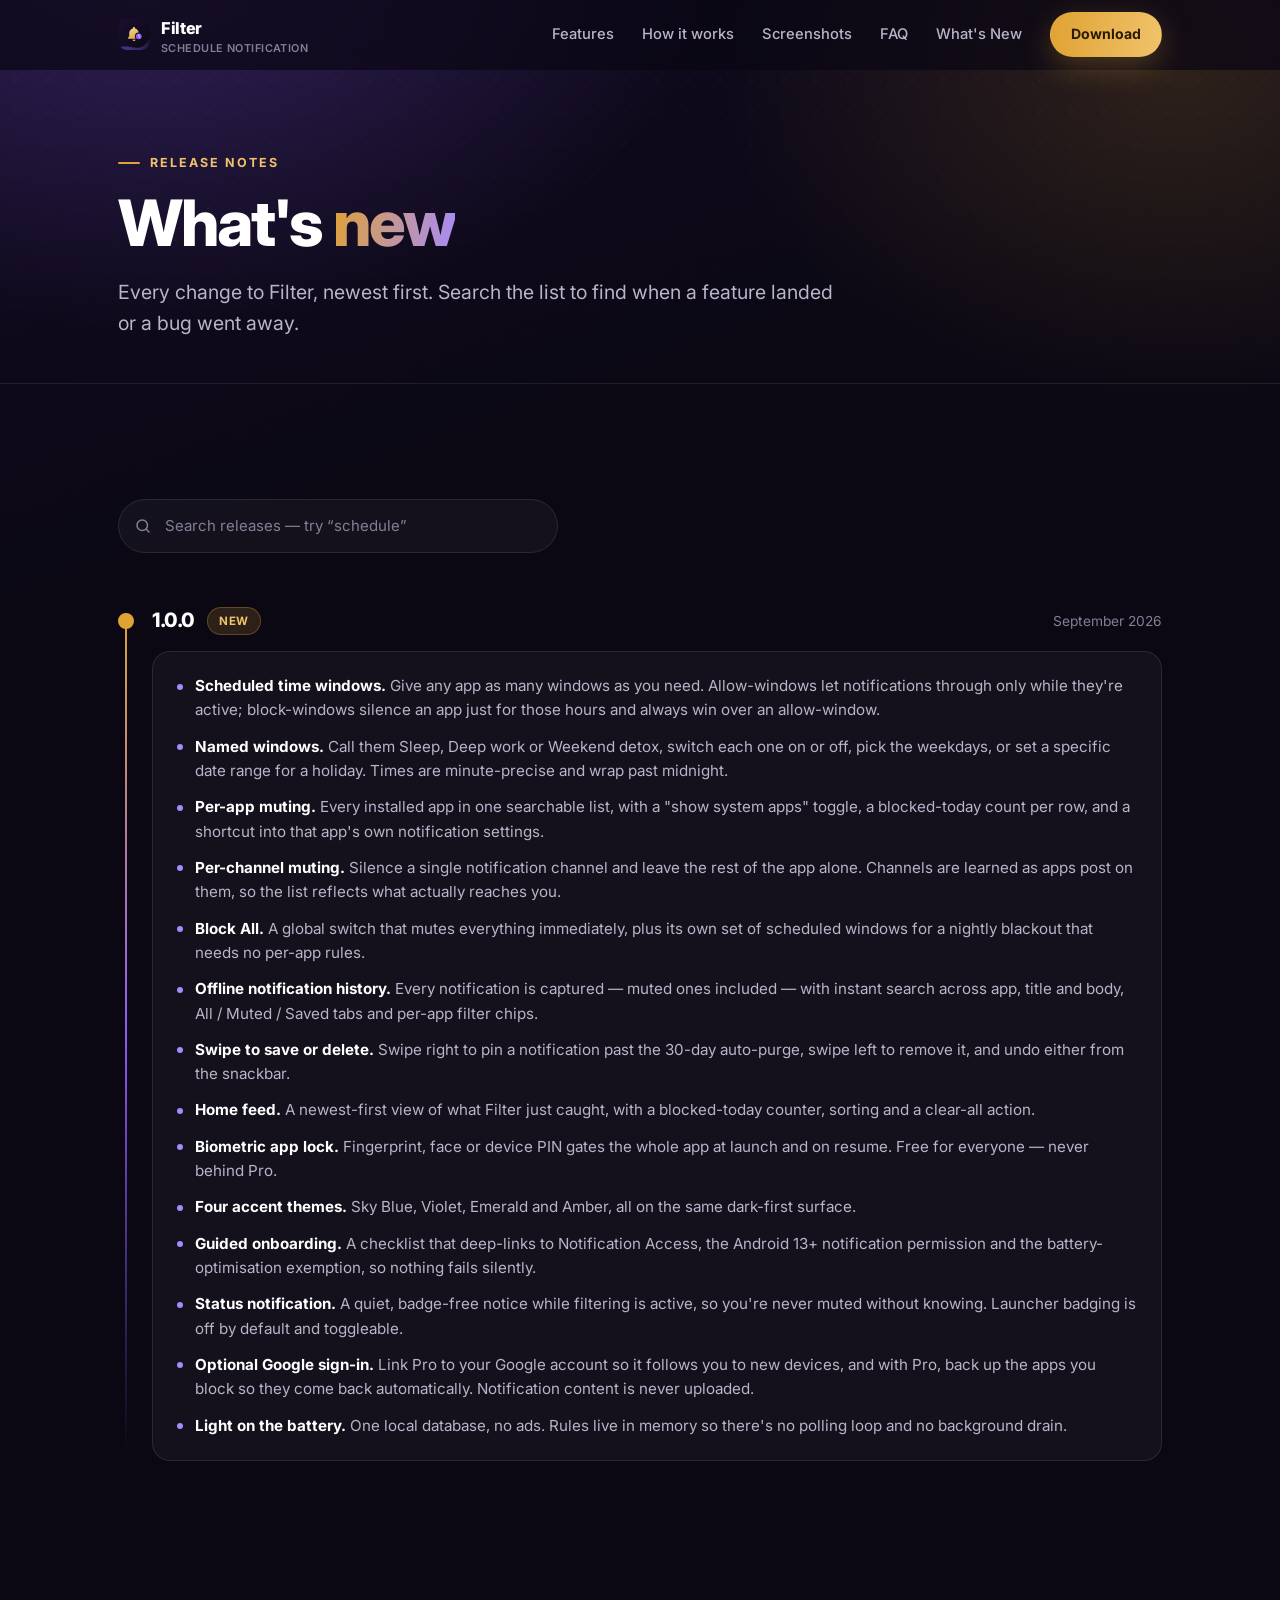
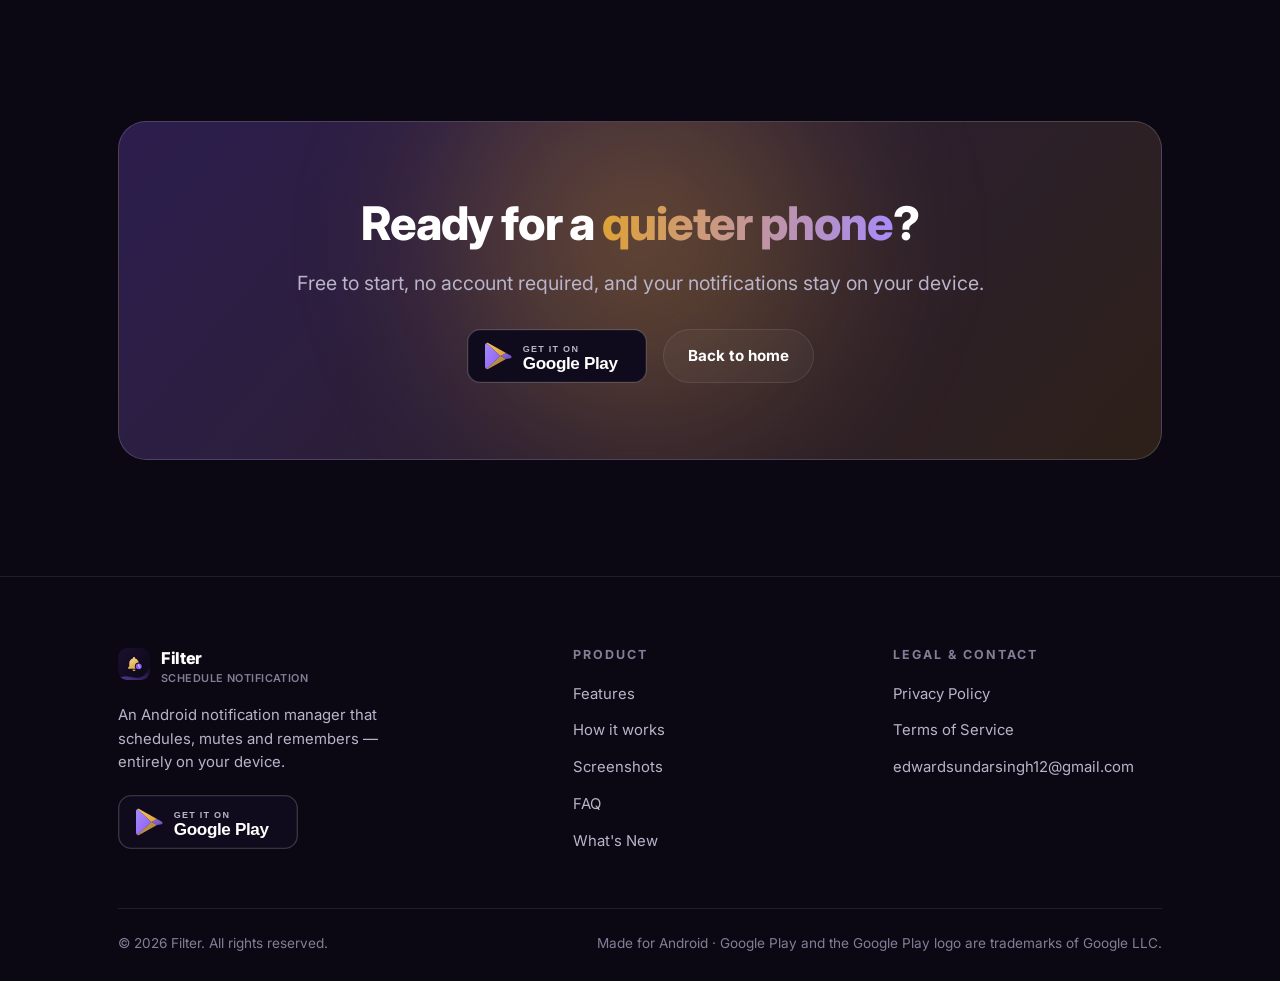
<file: whats-new.html>
<!DOCTYPE html>
<html lang="en">
<head>
<meta charset="utf-8">
<meta name="viewport" content="width=device-width, initial-scale=1">
<title>What's New — Filter</title>
<meta name="description" content="Release notes for Filter, the Android notification manager that schedules, mutes and remembers your notifications. Every version, searchable.">
<meta name="theme-color" content="#0b0814">
<link rel="canonical" href="https://edwardsundarsingh12-maker.github.io/FilterNotifyWeb/whats-new.html">

<meta property="og:type" content="website">
<meta property="og:title" content="What's New — Filter">
<meta property="og:description" content="Release notes for Filter, the Android notification manager that schedules, mutes and remembers your notifications.">
<meta property="og:image" content="https://edwardsundarsingh12-maker.github.io/FilterNotifyWeb/assets/01_save.png">
<meta property="og:url" content="https://edwardsundarsingh12-maker.github.io/FilterNotifyWeb/whats-new.html">
<meta name="twitter:card" content="summary_large_image">

<link rel="icon" href="assets/icon.svg" type="image/svg+xml">
<link rel="preconnect" href="https://fonts.googleapis.com">
<link rel="preconnect" href="https://fonts.gstatic.com" crossorigin>
<link href="https://fonts.googleapis.com/css2?family=Inter:wght@400;500;600;700;800&display=swap" rel="stylesheet">
<link rel="stylesheet" href="styles.css">
</head>
<body>

<header class="nav">
  <div class="wrap">
    <a class="brand" href="index.html">
      <img src="assets/icon.svg" alt="">
      <span>Filter<small>SCHEDULE NOTIFICATION</small></span>
    </a>

    <nav class="nav-links" id="nav-links">
      <a href="index.html#features">Features</a>
      <a href="index.html#workflow">How it works</a>
      <a href="index.html#screenshots">Screenshots</a>
      <a href="index.html#faq">FAQ</a>
      <a href="whats-new.html">What's New</a>
      <a class="btn btn-primary nav-cta" href="https://play.google.com/store/apps/details?id=com.filternotify.app">Download</a>
    </nav>

    <button class="nav-toggle" type="button" aria-label="Toggle menu" aria-expanded="false" aria-controls="nav-links">
      <svg width="20" height="20" viewBox="0 0 24 24" fill="none" stroke="currentColor" stroke-width="2" stroke-linecap="round" aria-hidden="true">
        <path d="M3 6h18M3 12h18M3 18h18"/>
      </svg>
    </button>
  </div>
</header>

<main>
  <section class="page-head">
    <div class="wrap">
      <p class="eyebrow">Release notes</p>
      <h1>What's <span class="grad">new</span></h1>
      <p class="lead">
        Every change to Filter, newest first. Search the list to find when a feature landed or a bug
        went away.
      </p>
    </div>
  </section>

  <section>
    <div class="wrap">
      <div class="search-wrap">
        <svg width="18" height="18" viewBox="0 0 24 24" fill="none" stroke="currentColor" stroke-width="2" stroke-linecap="round" stroke-linejoin="round" aria-hidden="true">
          <circle cx="11" cy="11" r="7"/><path d="m20 20-3.6-3.6"/>
        </svg>
        <input id="changelog-search" type="search" aria-label="Search release notes" placeholder="Search releases — try &ldquo;schedule&rdquo;" autocomplete="off">
      </div>

      <div class="timeline">

        <!-- Copy this block to add a release. Newest goes first.
             Add class "feature" to the <article> for a highlighted dot on the rail.
        <article class="release feature reveal">
          <div class="release-head">
            <span class="version">1.1.0</span>
            <span class="tag new">New</span>
            <span class="tag improved">Improved</span>
            <span class="tag fixed">Fixed</span>
            <span class="date">1 January 2027</span>
          </div>
          <div class="release-body">
            <ul>
              <li><b>Headline change.</b> One sentence on what it means for the person using it.</li>
            </ul>
          </div>
        </article>
        -->

        <article class="release feature reveal">
          <div class="release-head">
            <span class="version">1.0.0</span>
            <span class="tag new">New</span>
            <span class="date">September 2026</span>
          </div>
          <div class="release-body">
            <ul>
              <li>
                <b>Scheduled time windows.</b> Give any app as many windows as you need. Allow-windows
                let notifications through only while they're active; block-windows silence an app just
                for those hours and always win over an allow-window.
              </li>
              <li>
                <b>Named windows.</b> Call them Sleep, Deep work or Weekend detox, switch each one on or
                off, pick the weekdays, or set a specific date range for a holiday. Times are
                minute-precise and wrap past midnight.
              </li>
              <li>
                <b>Per-app muting.</b> Every installed app in one searchable list, with a "show system
                apps" toggle, a blocked-today count per row, and a shortcut into that app's own
                notification settings.
              </li>
              <li>
                <b>Per-channel muting.</b> Silence a single notification channel and leave the rest of
                the app alone. Channels are learned as apps post on them, so the list reflects what
                actually reaches you.
              </li>
              <li>
                <b>Block All.</b> A global switch that mutes everything immediately, plus its own set of
                scheduled windows for a nightly blackout that needs no per-app rules.
              </li>
              <li>
                <b>Offline notification history.</b> Every notification is captured — muted ones
                included — with instant search across app, title and body, All / Muted / Saved tabs and
                per-app filter chips.
              </li>
              <li>
                <b>Swipe to save or delete.</b> Swipe right to pin a notification past the 30-day
                auto-purge, swipe left to remove it, and undo either from the snackbar.
              </li>
              <li>
                <b>Home feed.</b> A newest-first view of what Filter just caught, with a blocked-today
                counter, sorting and a clear-all action.
              </li>
              <li>
                <b>Biometric app lock.</b> Fingerprint, face or device PIN gates the whole app at launch
                and on resume. Free for everyone — never behind Pro.
              </li>
              <li>
                <b>Four accent themes.</b> Sky Blue, Violet, Emerald and Amber, all on the same dark-first
                surface.
              </li>
              <li>
                <b>Guided onboarding.</b> A checklist that deep-links to Notification Access, the Android
                13+ notification permission and the battery-optimisation exemption, so nothing fails
                silently.
              </li>
              <li>
                <b>Status notification.</b> A quiet, badge-free notice while filtering is active, so
                you're never muted without knowing. Launcher badging is off by default and toggleable.
              </li>
              <li>
                <b>Optional Google sign-in.</b> Link Pro to your Google account so it follows you to
                new devices, and with Pro, back up the apps you block so they come back automatically.
                Notification content is never uploaded.
              </li>
              <li>
                <b>Light on the battery.</b> One local database, no ads. Rules live in memory so
                there's no polling loop and no background drain.
              </li>
            </ul>
          </div>
        </article>

      </div>

      <p class="no-results">No releases match that search.</p>
    </div>
  </section>

  <section>
    <div class="wrap">
      <div class="cta-band reveal">
        <h2>Ready for a <span class="grad">quieter phone</span>?</h2>
        <p class="lead">Free to start, no account required, and your notifications stay on your device.</p>
        <div class="cta-actions">
          <a class="badge-link" href="https://play.google.com/store/apps/details?id=com.filternotify.app">
            <img src="assets/badge-googleplay.svg" alt="Get Filter on Google Play" width="200" height="60" loading="lazy">
          </a>
          <a class="btn btn-ghost" href="index.html">Back to home</a>
        </div>
      </div>
    </div>
  </section>
</main>

<footer class="footer">
  <div class="wrap">
    <div class="footer-grid">
      <div class="footer-brand">
        <a class="brand" href="index.html">
          <img src="assets/icon.svg" alt="">
          <span>Filter<small>SCHEDULE NOTIFICATION</small></span>
        </a>
        <p class="blurb">
          An Android notification manager that schedules, mutes and remembers — entirely on your device.
        </p>
        <a class="badge-link" href="https://play.google.com/store/apps/details?id=com.filternotify.app">
          <img src="assets/badge-googleplay.svg" alt="Get Filter on Google Play" width="180" height="54" loading="lazy">
        </a>
      </div>

      <div>
        <h4>Product</h4>
        <ul>
          <li><a href="index.html#features">Features</a></li>
          <li><a href="index.html#workflow">How it works</a></li>
          <li><a href="index.html#screenshots">Screenshots</a></li>
          <li><a href="index.html#faq">FAQ</a></li>
          <li><a href="whats-new.html">What's New</a></li>
        </ul>
      </div>

      <div>
        <h4>Legal &amp; contact</h4>
        <ul>
          <li><a href="privacy.html">Privacy Policy</a></li>
          <li><a href="terms.html">Terms of Service</a></li>
          <li><a href="mailto:edwardsundarsingh12@gmail.com">edwardsundarsingh12@gmail.com</a></li>
        </ul>
      </div>
    </div>

    <div class="footer-bottom">
      <span>&copy; <span data-year>2026</span> Filter. All rights reserved.</span>
      <span>Made for Android · Google Play and the Google Play logo are trademarks of Google LLC.</span>
    </div>
  </div>
</footer>

<script src="app.js"></script>
</body>
</html>
</file>
<file: styles.css>
/* =========================================================================
   Filter — Schedule Notification · marketing site
   Dark-only. Gold (from the app's Amber accent) + royal purple.
   Every colour lives in :root — retheme by editing this block alone.
   ========================================================================= */

:root {
  /* Surfaces */
  --bg: #0b0814;
  --bg-2: #120b22;
  --card: rgba(255, 255, 255, .04);
  --card-hover: rgba(255, 255, 255, .06);
  --border: rgba(255, 255, 255, .09);
  --border-hover: rgba(255, 255, 255, .16);

  /* Brand */
  --primary: #e0a233;         /* app icon / Amber accent */
  --primary-soft: #f0c36b;
  --accent: #8b5cf6;          /* royal purple */
  --accent-soft: #a78bfa;

  /* Text */
  --text: #ffffff;
  --muted: #b9b4c9;
  --faint: #837e96;

  /* Shape */
  --r-lg: 28px;
  --r-md: 18px;
  --r-sm: 12px;
  --r-pill: 999px;

  /* Layout */
  --maxw: 1140px;
  --gutter: clamp(20px, 5vw, 48px);
  --nav-h: 70px;
  --section-y: clamp(64px, 9vw, 120px);

  --ease: cubic-bezier(.22, 1, .36, 1);
}

/* ---------------------------------------------------------------- reset */

*,
*::before,
*::after { box-sizing: border-box; }

html { scroll-behavior: smooth; }

body {
  margin: 0;
  background: var(--bg);
  color: var(--text);
  font-family: "Inter", -apple-system, BlinkMacSystemFont, "Segoe UI", Roboto, Helvetica, Arial, sans-serif;
  font-size: 16px;
  line-height: 1.6;
  -webkit-font-smoothing: antialiased;
  overflow-x: hidden;
}

/* Ambient background: two brand glows over a dark gradient, plus a dot grid
   that fades out toward the bottom. Both fixed, both behind everything. */
body::before {
  content: "";
  position: fixed;
  inset: 0;
  z-index: -2;
  background:
    radial-gradient(900px 620px at 12% -6%, rgba(139, 92, 246, .28), transparent 62%),
    radial-gradient(760px 560px at 92% 8%, rgba(224, 162, 51, .16), transparent 60%),
    linear-gradient(160deg, var(--bg-2) 0%, var(--bg) 46%, var(--bg) 100%);
}

body::after {
  content: "";
  position: fixed;
  inset: 0;
  z-index: -1;
  background-image: radial-gradient(rgba(255, 255, 255, .07) 1px, transparent 1px);
  background-size: 32px 32px;
  -webkit-mask-image: linear-gradient(180deg, #000 0%, rgba(0, 0, 0, .35) 45%, transparent 82%);
  mask-image: linear-gradient(180deg, #000 0%, rgba(0, 0, 0, .35) 45%, transparent 82%);
  pointer-events: none;
}

img { max-width: 100%; display: block; }

a { color: inherit; text-decoration: none; }

:focus-visible {
  outline: 2px solid var(--primary-soft);
  outline-offset: 3px;
  border-radius: 6px;
}

/* --------------------------------------------------------------- shared */

.wrap {
  width: 100%;
  max-width: var(--maxw);
  margin-inline: auto;
  padding-inline: var(--gutter);
}

section { padding-block: var(--section-y); }

.eyebrow {
  display: inline-flex;
  align-items: center;
  gap: 10px;
  font-size: .78rem;
  font-weight: 700;
  letter-spacing: .16em;
  text-transform: uppercase;
  color: var(--primary-soft);
  margin: 0 0 14px;
}

.eyebrow::before {
  content: "";
  width: 22px;
  height: 2px;
  background: var(--primary);
  border-radius: 2px;
}

h1, h2, h3 { line-height: 1.12; margin: 0; }

h1 {
  font-size: clamp(2.3rem, 6vw, 4rem);
  font-weight: 800;
  letter-spacing: -.03em;
}

h2 {
  font-size: clamp(1.9rem, 4.5vw, 2.9rem);
  font-weight: 800;
  letter-spacing: -.025em;
}

h3 {
  font-size: 1.12rem;
  font-weight: 700;
  letter-spacing: -.01em;
}

.grad {
  background: linear-gradient(100deg, var(--primary), var(--accent-soft));
  -webkit-background-clip: text;
  background-clip: text;
  color: transparent;
}

.lead {
  font-size: clamp(1.05rem, 2vw, 1.22rem);
  color: var(--muted);
  max-width: 60ch;
  margin: 18px 0 0;
}

.section-head { max-width: 42rem; margin-bottom: clamp(34px, 5vw, 56px); }

.btn {
  display: inline-flex;
  align-items: center;
  justify-content: center;
  gap: 10px;
  padding: 13px 24px;
  border-radius: var(--r-pill);
  border: 1px solid transparent;
  font-size: .95rem;
  font-weight: 700;
  cursor: pointer;
  transition: transform .28s var(--ease), box-shadow .28s var(--ease),
              background .28s var(--ease), border-color .28s var(--ease);
}

.btn-primary {
  background: linear-gradient(100deg, var(--primary), var(--primary-soft));
  color: #2a1a02;
  box-shadow: 0 10px 30px rgba(224, 162, 51, .28);
}

.btn-primary:hover {
  transform: translateY(-2px);
  box-shadow: 0 16px 40px rgba(224, 162, 51, .38);
}

.btn-ghost {
  background: var(--card);
  border-color: var(--border);
  color: var(--text);
}

.btn-ghost:hover {
  transform: translateY(-2px);
  background: var(--card-hover);
  border-color: var(--border-hover);
}

/* ------------------------------------------------------------------ nav */

.nav {
  position: sticky;
  top: 0;
  z-index: 50;
  height: var(--nav-h);
  display: flex;
  align-items: center;
  background: rgba(11, 8, 20, .72);
  backdrop-filter: blur(16px);
  -webkit-backdrop-filter: blur(16px);
  border-bottom: 1px solid transparent;
  transition: border-color .3s var(--ease), box-shadow .3s var(--ease);
}

.nav.scrolled {
  border-bottom-color: var(--border);
  box-shadow: 0 12px 34px rgba(0, 0, 0, .38);
}

.nav .wrap {
  display: flex;
  align-items: center;
  justify-content: space-between;
  gap: 20px;
}

.brand {
  display: inline-flex;
  align-items: center;
  gap: 11px;
  font-weight: 800;
  letter-spacing: -.02em;
  font-size: 1.02rem;
}

.brand img { width: 32px; height: 32px; border-radius: 9px; }

.brand small {
  display: block;
  font-size: .68rem;
  font-weight: 600;
  letter-spacing: .04em;
  color: var(--faint);
  line-height: 1;
  margin-top: 2px;
}

.nav-links {
  display: flex;
  align-items: center;
  gap: clamp(14px, 2.2vw, 28px);
  font-size: .92rem;
  font-weight: 500;
  color: var(--muted);
}

.nav-links a { transition: color .22s var(--ease); }
.nav-links a:hover { color: var(--text); }

.nav-cta { padding: 10px 20px; font-size: .88rem; }

.nav-toggle {
  display: none;
  width: 42px;
  height: 42px;
  align-items: center;
  justify-content: center;
  background: var(--card);
  border: 1px solid var(--border);
  border-radius: var(--r-sm);
  color: var(--text);
  cursor: pointer;
}

@media (max-width: 900px) {
  .nav-toggle { display: inline-flex; }

  .nav-links {
    position: fixed;
    inset: var(--nav-h) 0 auto 0;
    flex-direction: column;
    align-items: stretch;
    gap: 0;
    padding: 10px var(--gutter) 22px;
    background: rgba(11, 8, 20, .97);
    backdrop-filter: blur(18px);
    border-bottom: 1px solid var(--border);
    transform: translateY(-12px);
    opacity: 0;
    visibility: hidden;
    transition: opacity .24s var(--ease), transform .24s var(--ease), visibility .24s;
  }

  .nav-links.open { opacity: 1; visibility: visible; transform: none; }
  .nav-links a { padding: 14px 2px; border-bottom: 1px solid var(--border); }
  .nav-links .nav-cta { margin-top: 16px; border-bottom: 0; justify-content: center; }
}

/* ----------------------------------------------------------------- hero */

.hero { padding-top: clamp(48px, 7vw, 86px); padding-bottom: clamp(56px, 8vw, 104px); }

.hero .wrap {
  display: grid;
  grid-template-columns: minmax(0, 1.02fr) minmax(0, .98fr);
  gap: clamp(30px, 5vw, 64px);
  align-items: center;
}

.app-pill {
  display: inline-flex;
  align-items: center;
  gap: 9px;
  padding: 7px 15px 7px 8px;
  border-radius: var(--r-pill);
  background: var(--card);
  border: 1px solid var(--border);
  font-size: .82rem;
  font-weight: 600;
  color: var(--muted);
  margin-bottom: 22px;
}

.app-pill img { width: 22px; height: 22px; border-radius: 7px; }
.app-pill b { color: var(--text); font-weight: 700; }

.hero-actions {
  display: flex;
  flex-wrap: wrap;
  align-items: center;
  gap: 16px;
  margin-top: 32px;
}

.badge-link { display: inline-block; transition: transform .28s var(--ease); }
.badge-link:hover { transform: translateY(-2px); }
.badge-link img { height: 54px; width: auto; }

.text-link {
  display: inline-flex;
  align-items: center;
  gap: 7px;
  font-size: .93rem;
  font-weight: 600;
  color: var(--muted);
  transition: color .22s var(--ease);
}

.text-link:hover { color: var(--primary-soft); }

.stats {
  display: flex;
  flex-wrap: wrap;
  gap: clamp(20px, 4vw, 42px);
  margin-top: clamp(34px, 5vw, 52px);
  padding-top: clamp(24px, 3vw, 32px);
  border-top: 1px solid var(--border);
}

.stat b {
  display: block;
  font-size: clamp(1.5rem, 3.2vw, 2rem);
  font-weight: 800;
  letter-spacing: -.03em;
  background: linear-gradient(100deg, var(--primary), var(--accent-soft));
  -webkit-background-clip: text;
  background-clip: text;
  color: transparent;
}

.stat span { font-size: .84rem; color: var(--faint); }

/* Floating phone trio */

.phones {
  position: relative;
  display: flex;
  align-items: center;
  justify-content: center;
  min-height: clamp(420px, 62vw, 620px);
}

.phones::after {
  content: "";
  position: absolute;
  inset: 4% 0 12%;
  z-index: -1;
  background: radial-gradient(closest-side, rgba(139, 92, 246, .34), transparent 72%);
  filter: blur(6px);
}

.phone {
  position: absolute;
  width: clamp(200px, 27vw, 262px);
  aspect-ratio: 460 / 1000;
  border-radius: 34px;
  padding: 7px;
  background: linear-gradient(160deg, rgba(255, 255, 255, .18), rgba(255, 255, 255, .05));
  border: 1px solid var(--border-hover);
  box-shadow: 0 34px 70px rgba(0, 0, 0, .55);
  overflow: hidden;
}

.phone img {
  width: 100%;
  height: 100%;
  object-fit: cover;
  border-radius: 28px;
}

.phone.front {
  z-index: 3;
  animation: float 6s ease-in-out infinite;
}

.phone.behind {
  z-index: 1;
  opacity: .55;
  filter: saturate(.85);
}

.phone.behind.left { transform: translateX(-72%) rotate(-9deg); }
.phone.behind.right { transform: translateX(72%) rotate(9deg); }

@keyframes float {
  0%, 100% { transform: translateY(-16px); }
  50%      { transform: translateY(16px); }
}

@media (max-width: 900px) {
  .hero .wrap { grid-template-columns: 1fr; }
  .hero-text { text-align: center; }
  .lead { margin-inline: auto; }
  .hero-actions, .stats { justify-content: center; }
  .stats { text-align: center; }
  .phones { order: -1; min-height: clamp(400px, 96vw, 520px); }
}

/* ------------------------------------------------------------- features */

.cards {
  display: grid;
  grid-template-columns: repeat(auto-fit, minmax(248px, 1fr));
  gap: 18px;
}

.card {
  padding: 26px 24px 28px;
  background: var(--card);
  border: 1px solid var(--border);
  border-radius: var(--r-md);
  transition: transform .32s var(--ease), background .32s var(--ease), border-color .32s var(--ease);
}

.card:hover {
  transform: translateY(-4px);
  background: var(--card-hover);
  border-color: var(--border-hover);
}

.card p { color: var(--muted); font-size: .94rem; margin: 10px 0 0; }

.icon {
  width: 46px;
  height: 46px;
  display: grid;
  place-items: center;
  border-radius: 14px;
  margin-bottom: 18px;
  background: linear-gradient(150deg, rgba(224, 162, 51, .26), rgba(224, 162, 51, .08));
  border: 1px solid rgba(224, 162, 51, .28);
  color: var(--primary-soft);
}

.card:nth-child(even) .icon {
  background: linear-gradient(150deg, rgba(139, 92, 246, .3), rgba(139, 92, 246, .08));
  border-color: rgba(139, 92, 246, .32);
  color: var(--accent-soft);
}

/* ------------------------------------------------------------- workflow */

.steps {
  counter-reset: step;
  display: grid;
  grid-template-columns: repeat(auto-fit, minmax(240px, 1fr));
  gap: 18px;
}

.step {
  position: relative;
  padding: 28px 24px;
  background: var(--card);
  border: 1px solid var(--border);
  border-radius: var(--r-md);
  counter-increment: step;
}

.step::before {
  content: counter(step, decimal-leading-zero);
  display: block;
  font-size: 1.5rem;
  font-weight: 800;
  letter-spacing: -.02em;
  color: var(--accent-soft);
  margin-bottom: 14px;
}

.step p { color: var(--muted); font-size: .94rem; margin: 10px 0 0; }

/* ------------------------------------------------------------- benefits */

.benefits .wrap {
  display: grid;
  grid-template-columns: minmax(0, .9fr) minmax(0, 1.1fr);
  gap: clamp(30px, 5vw, 64px);
  align-items: center;
}

.checks { display: grid; gap: 14px; margin: 0; padding: 0; list-style: none; }

.check {
  display: flex;
  align-items: flex-start;
  gap: 14px;
  padding: 16px 18px;
  background: var(--card);
  border: 1px solid var(--border);
  border-radius: var(--r-sm);
  transition: border-color .3s var(--ease), background .3s var(--ease);
}

.check:hover { background: var(--card-hover); border-color: var(--border-hover); }

.check svg { flex: none; margin-top: 2px; color: var(--primary); }
.check b { display: block; font-size: .97rem; }
.check span { color: var(--muted); font-size: .89rem; }

@media (max-width: 860px) {
  .benefits .wrap { grid-template-columns: 1fr; }
}

/* ---------------------------------------------------------- screenshots */

.carousel-head {
  display: flex;
  align-items: flex-end;
  justify-content: space-between;
  gap: 20px;
  margin-bottom: clamp(28px, 4vw, 44px);
}

.arrows { display: flex; gap: 10px; flex: none; }

.arrow {
  width: 46px;
  height: 46px;
  display: grid;
  place-items: center;
  border-radius: 50%;
  background: var(--card);
  border: 1px solid var(--border);
  color: var(--text);
  cursor: pointer;
  transition: background .26s var(--ease), border-color .26s var(--ease), transform .26s var(--ease);
}

.arrow:hover { background: var(--card-hover); border-color: var(--border-hover); transform: translateY(-2px); }

.rail {
  display: flex;
  gap: 22px;
  overflow-x: auto;
  scroll-snap-type: x mandatory;
  scroll-behavior: smooth;
  padding-bottom: 12px;
  scrollbar-width: none;
}

.rail::-webkit-scrollbar { display: none; }

.shot {
  flex: none;
  width: clamp(232px, 30vw, 288px);
  scroll-snap-align: center;
}

.shot .phone {
  position: static;
  width: 100%;
  animation: none;
  opacity: 1;
  filter: none;
  transform: none;
  box-shadow: 0 24px 54px rgba(0, 0, 0, .5);
}

.shot figcaption {
  margin-top: 18px;
  font-size: .92rem;
  color: var(--muted);
  text-align: center;
}

.shot figcaption b { display: block; color: var(--text); font-size: .98rem; margin-bottom: 4px; }

@media (max-width: 620px) { .arrows { display: none; } }

/* -------------------------------------------------------------- faq */

.faq { max-width: 820px; margin-inline: auto; }

details {
  background: var(--card);
  border: 1px solid var(--border);
  border-radius: var(--r-sm);
  margin-bottom: 12px;
  transition: border-color .3s var(--ease), background .3s var(--ease);
}

details[open] { background: var(--card-hover); border-color: var(--border-hover); }

summary {
  display: flex;
  align-items: center;
  justify-content: space-between;
  gap: 18px;
  padding: 20px 22px;
  cursor: pointer;
  font-weight: 600;
  font-size: 1rem;
  list-style: none;
}

summary::-webkit-details-marker { display: none; }

.plus {
  flex: none;
  width: 22px;
  height: 22px;
  position: relative;
  transition: transform .3s var(--ease);
}

.plus::before, .plus::after {
  content: "";
  position: absolute;
  inset: 50% 0 auto 0;
  height: 2px;
  border-radius: 2px;
  background: var(--primary);
}

.plus::after { transform: rotate(90deg); }
details[open] .plus { transform: rotate(90deg); }
details[open] .plus::after { opacity: 0; }

details p {
  margin: 0;
  padding: 0 22px 22px;
  color: var(--muted);
  font-size: .95rem;
}

/* -------------------------------------------------------------- cta */

.cta-band {
  position: relative;
  overflow: hidden;
  padding: clamp(44px, 7vw, 76px) clamp(24px, 5vw, 64px);
  border-radius: var(--r-lg);
  border: 1px solid var(--border-hover);
  background: linear-gradient(130deg, rgba(139, 92, 246, .26), rgba(224, 162, 51, .16));
  text-align: center;
}

.cta-band::after {
  content: "";
  position: absolute;
  left: 50%;
  bottom: -55%;
  width: 78%;
  aspect-ratio: 1;
  transform: translateX(-50%);
  background: radial-gradient(closest-side, rgba(224, 162, 51, .34), transparent 70%);
  filter: blur(50px);
  pointer-events: none;
}

.cta-band > * { position: relative; z-index: 1; }
.cta-band .lead { margin-inline: auto; }

.cta-actions {
  display: flex;
  flex-wrap: wrap;
  gap: 16px;
  justify-content: center;
  margin-top: 30px;
}

/* ------------------------------------------------------------- footer */

.footer {
  border-top: 1px solid var(--border);
  padding-block: clamp(46px, 6vw, 68px) 26px;
}

.footer-grid {
  display: grid;
  grid-template-columns: minmax(0, 1.5fr) repeat(2, minmax(0, 1fr));
  gap: clamp(28px, 4vw, 54px);
}

.footer h4 {
  margin: 0 0 16px;
  font-size: .78rem;
  font-weight: 700;
  letter-spacing: .16em;
  text-transform: uppercase;
  color: var(--faint);
}

.footer ul { list-style: none; margin: 0; padding: 0; display: grid; gap: 11px; }
.footer li a { color: var(--muted); font-size: .93rem; transition: color .22s var(--ease); }
.footer li a:hover { color: var(--primary-soft); }
.footer .blurb { color: var(--muted); font-size: .93rem; max-width: 34ch; margin: 16px 0 20px; }

.footer-bottom {
  display: flex;
  flex-wrap: wrap;
  gap: 10px 24px;
  justify-content: space-between;
  align-items: center;
  margin-top: clamp(34px, 4vw, 52px);
  padding-top: 24px;
  border-top: 1px solid var(--border);
  color: var(--faint);
  font-size: .85rem;
}

@media (max-width: 720px) {
  .footer-grid { grid-template-columns: 1fr 1fr; }
  .footer-brand { grid-column: 1 / -1; }
}

/* -------------------------------------------------------- legal pages */

.page-head {
  padding-block: clamp(44px, 6vw, 76px) clamp(28px, 4vw, 44px);
  border-bottom: 1px solid var(--border);
}

.updated { color: var(--faint); font-size: .88rem; margin: 16px 0 0; }

.legal .wrap {
  display: grid;
  grid-template-columns: 230px 1fr;
  gap: clamp(30px, 5vw, 60px);
  align-items: start;
}

.toc {
  position: sticky;
  top: calc(var(--nav-h) + 24px);
  padding: 22px 20px;
  background: var(--card);
  border: 1px solid var(--border);
  border-radius: var(--r-md);
}

.toc h4 {
  margin: 0 0 14px;
  font-size: .74rem;
  font-weight: 700;
  letter-spacing: .16em;
  text-transform: uppercase;
  color: var(--faint);
}

.toc ul { list-style: none; margin: 0; padding: 0; display: grid; gap: 9px; }
.toc a { color: var(--muted); font-size: .88rem; transition: color .22s var(--ease); }
.toc a:hover { color: var(--primary-soft); }

.prose { max-width: 820px; }
.prose h2 { font-size: clamp(1.3rem, 2.6vw, 1.6rem); margin: 46px 0 14px; scroll-margin-top: calc(var(--nav-h) + 20px); }
.prose h2:first-child { margin-top: 0; }
.prose h3 { margin: 28px 0 10px; font-size: 1.02rem; }
.prose p, .prose li { color: var(--muted); font-size: .97rem; }
.prose ul { padding-left: 20px; display: grid; gap: 9px; }
.prose a { color: var(--primary-soft); text-decoration: underline; text-underline-offset: 3px; }
.prose b, .prose strong { color: var(--text); }

.callout {
  padding: 18px 22px;
  margin: 24px 0;
  background: var(--card);
  border: 1px solid var(--border);
  border-left: 3px solid var(--primary);
  border-radius: var(--r-sm);
}

.callout p { margin: 0; }

.table-wrap { overflow-x: auto; margin: 20px 0; }

table {
  width: 100%;
  min-width: 480px;
  border-collapse: collapse;
  font-size: .92rem;
}

th, td {
  text-align: left;
  padding: 12px 14px;
  border-bottom: 1px solid var(--border);
  color: var(--muted);
  vertical-align: top;
}

th { color: var(--text); font-weight: 700; }

@media (max-width: 820px) {
  .legal .wrap { grid-template-columns: 1fr; }
  .toc { display: none; }
}

/* --------------------------------------------------------- changelog */

.search-wrap { position: relative; max-width: 440px; margin-bottom: clamp(34px, 5vw, 52px); }

.search-wrap svg {
  position: absolute;
  left: 16px;
  top: 50%;
  transform: translateY(-50%);
  color: var(--faint);
  pointer-events: none;
}

#changelog-search {
  width: 100%;
  padding: 14px 18px 14px 46px;
  background: var(--card);
  border: 1px solid var(--border);
  border-radius: var(--r-pill);
  color: var(--text);
  font: inherit;
  font-size: .94rem;
  transition: border-color .26s var(--ease), background .26s var(--ease);
}

#changelog-search::placeholder { color: var(--faint); }
#changelog-search:focus { outline: none; background: var(--card-hover); border-color: var(--border-hover); }

.timeline { position: relative; padding-left: 34px; }

.timeline::before {
  content: "";
  position: absolute;
  left: 7px;
  top: 8px;
  bottom: 8px;
  width: 2px;
  border-radius: 2px;
  background: linear-gradient(180deg, var(--primary), var(--accent), transparent);
}

.release { position: relative; margin-bottom: 30px; }

.release::before {
  content: "";
  position: absolute;
  left: -34px;
  top: 8px;
  width: 16px;
  height: 16px;
  border-radius: 50%;
  background: var(--bg-2);
  border: 2px solid var(--accent-soft);
}

.release.feature::before { border-color: var(--primary); background: var(--primary); }

.release-head {
  display: flex;
  flex-wrap: wrap;
  align-items: center;
  gap: 12px;
  margin-bottom: 14px;
}

.version { font-size: 1.24rem; font-weight: 800; letter-spacing: -.02em; }

.tag {
  padding: 4px 11px;
  border-radius: var(--r-pill);
  font-size: .72rem;
  font-weight: 700;
  letter-spacing: .06em;
  text-transform: uppercase;
}

.tag.new { background: rgba(224, 162, 51, .16); color: var(--primary-soft); border: 1px solid rgba(224, 162, 51, .3); }
.tag.improved { background: rgba(139, 92, 246, .18); color: var(--accent-soft); border: 1px solid rgba(139, 92, 246, .32); }
.tag.fixed { background: rgba(255, 255, 255, .07); color: var(--muted); border: 1px solid var(--border); }

.date { margin-left: auto; color: var(--faint); font-size: .86rem; }

.release-body {
  padding: 22px 24px;
  background: var(--card);
  border: 1px solid var(--border);
  border-radius: var(--r-md);
}

.release-body ul { list-style: none; margin: 0; padding: 0; display: grid; gap: 12px; }
.release-body li { color: var(--muted); font-size: .95rem; padding-left: 18px; position: relative; }

.release-body li::before {
  content: "";
  position: absolute;
  left: 0;
  top: .62em;
  width: 6px;
  height: 6px;
  border-radius: 50%;
  background: var(--accent-soft);
}

.release-body li b { color: var(--text); }

.no-results { display: none; color: var(--muted); padding: 26px 0; }
.no-results.show { display: block; }

@media (max-width: 560px) { .date { margin-left: 0; width: 100%; } }

/* --------------------------------------------------------- animation */

.reveal {
  opacity: 0;
  transform: translateY(26px);
  transition: opacity .7s var(--ease), transform .7s var(--ease);
}

.reveal.in { opacity: 1; transform: none; }

.d1 { transition-delay: .09s; }
.d2 { transition-delay: .18s; }
.d3 { transition-delay: .27s; }

@media (prefers-reduced-motion: reduce) {
  html { scroll-behavior: auto; }

  *, *::before, *::after {
    animation-duration: .001ms !important;
    animation-iteration-count: 1 !important;
    transition-duration: .001ms !important;
  }

  .reveal { opacity: 1; transform: none; }
  .phone.front { animation: none; }
  .rail { scroll-behavior: auto; }
}

/* Inline code inside legal prose */
.prose code {
  padding: 2px 7px;
  border-radius: 6px;
  background: rgba(255, 255, 255, .07);
  border: 1px solid var(--border);
  font-family: ui-monospace, SFMono-Regular, "SF Mono", Menlo, Consolas, monospace;
  font-size: .88em;
  color: var(--primary-soft);
}

.prose td small { color: var(--faint); font-size: .82em; }
</file>
